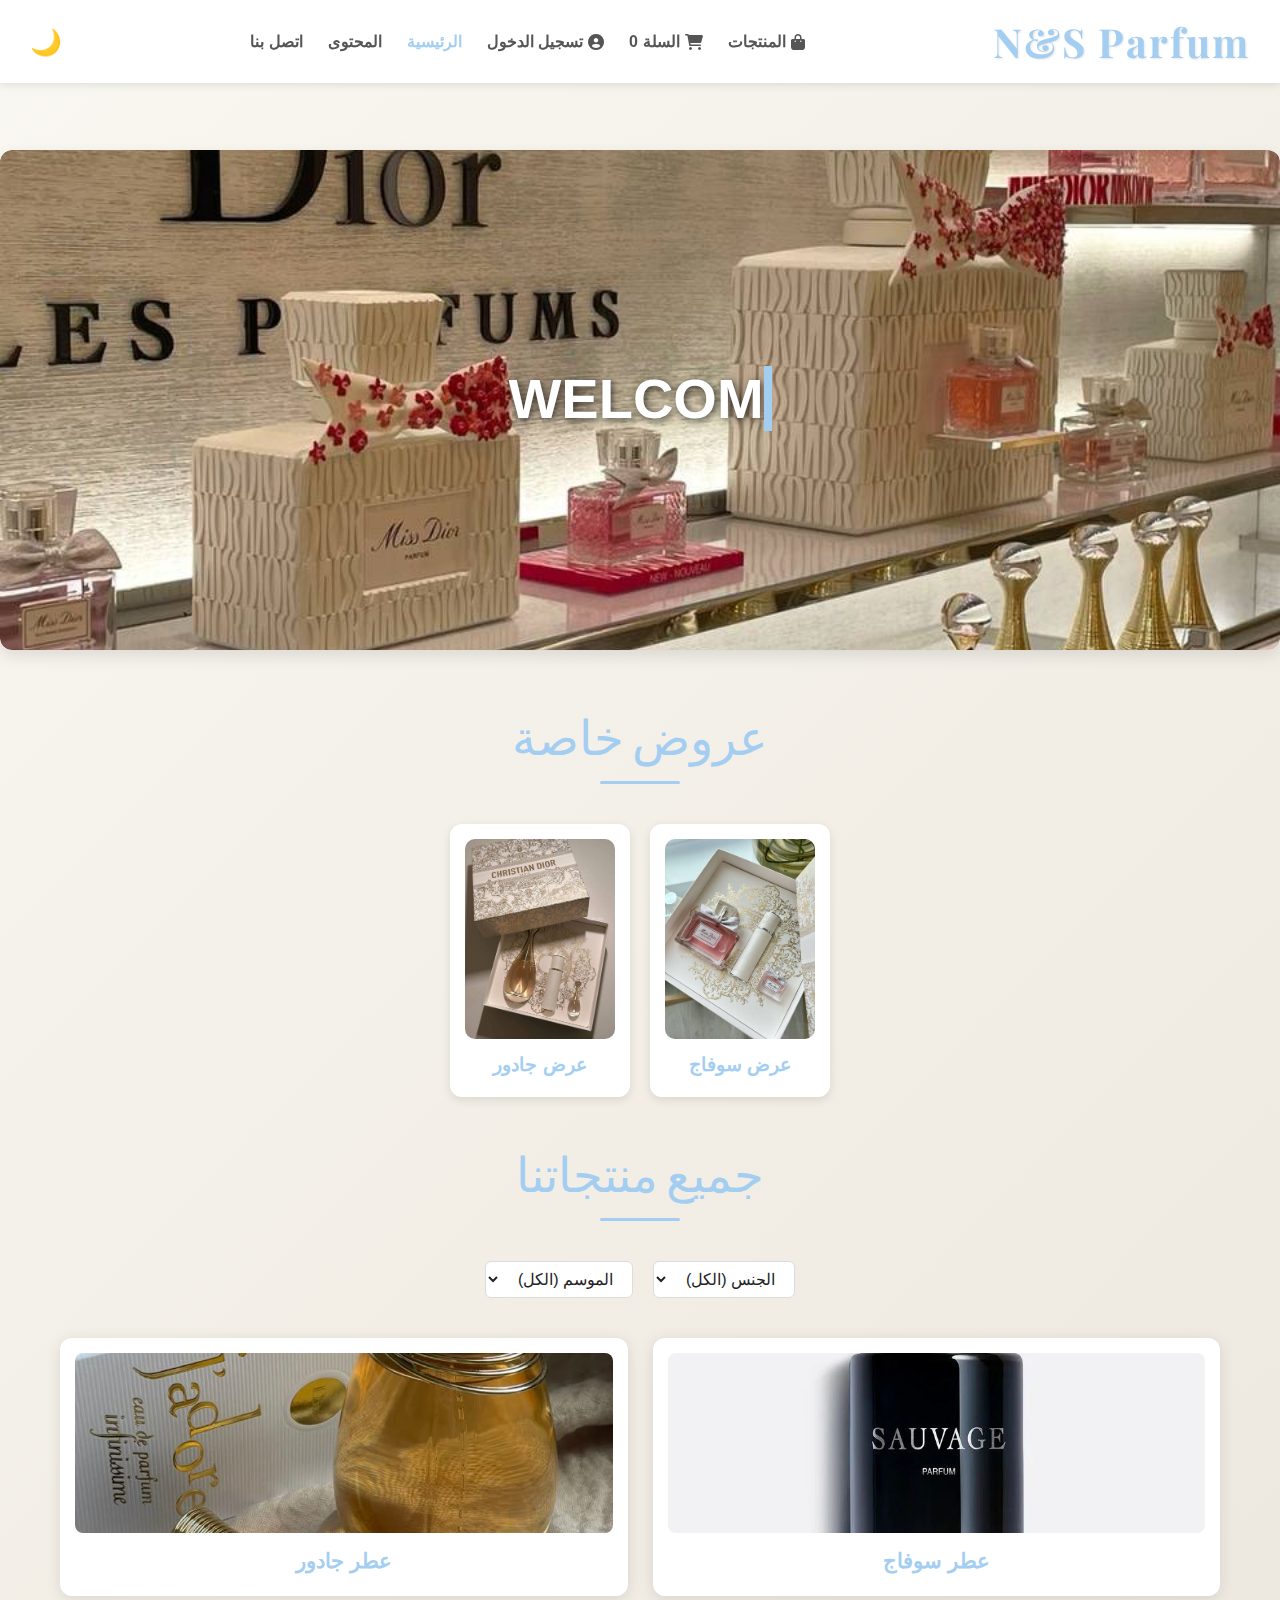
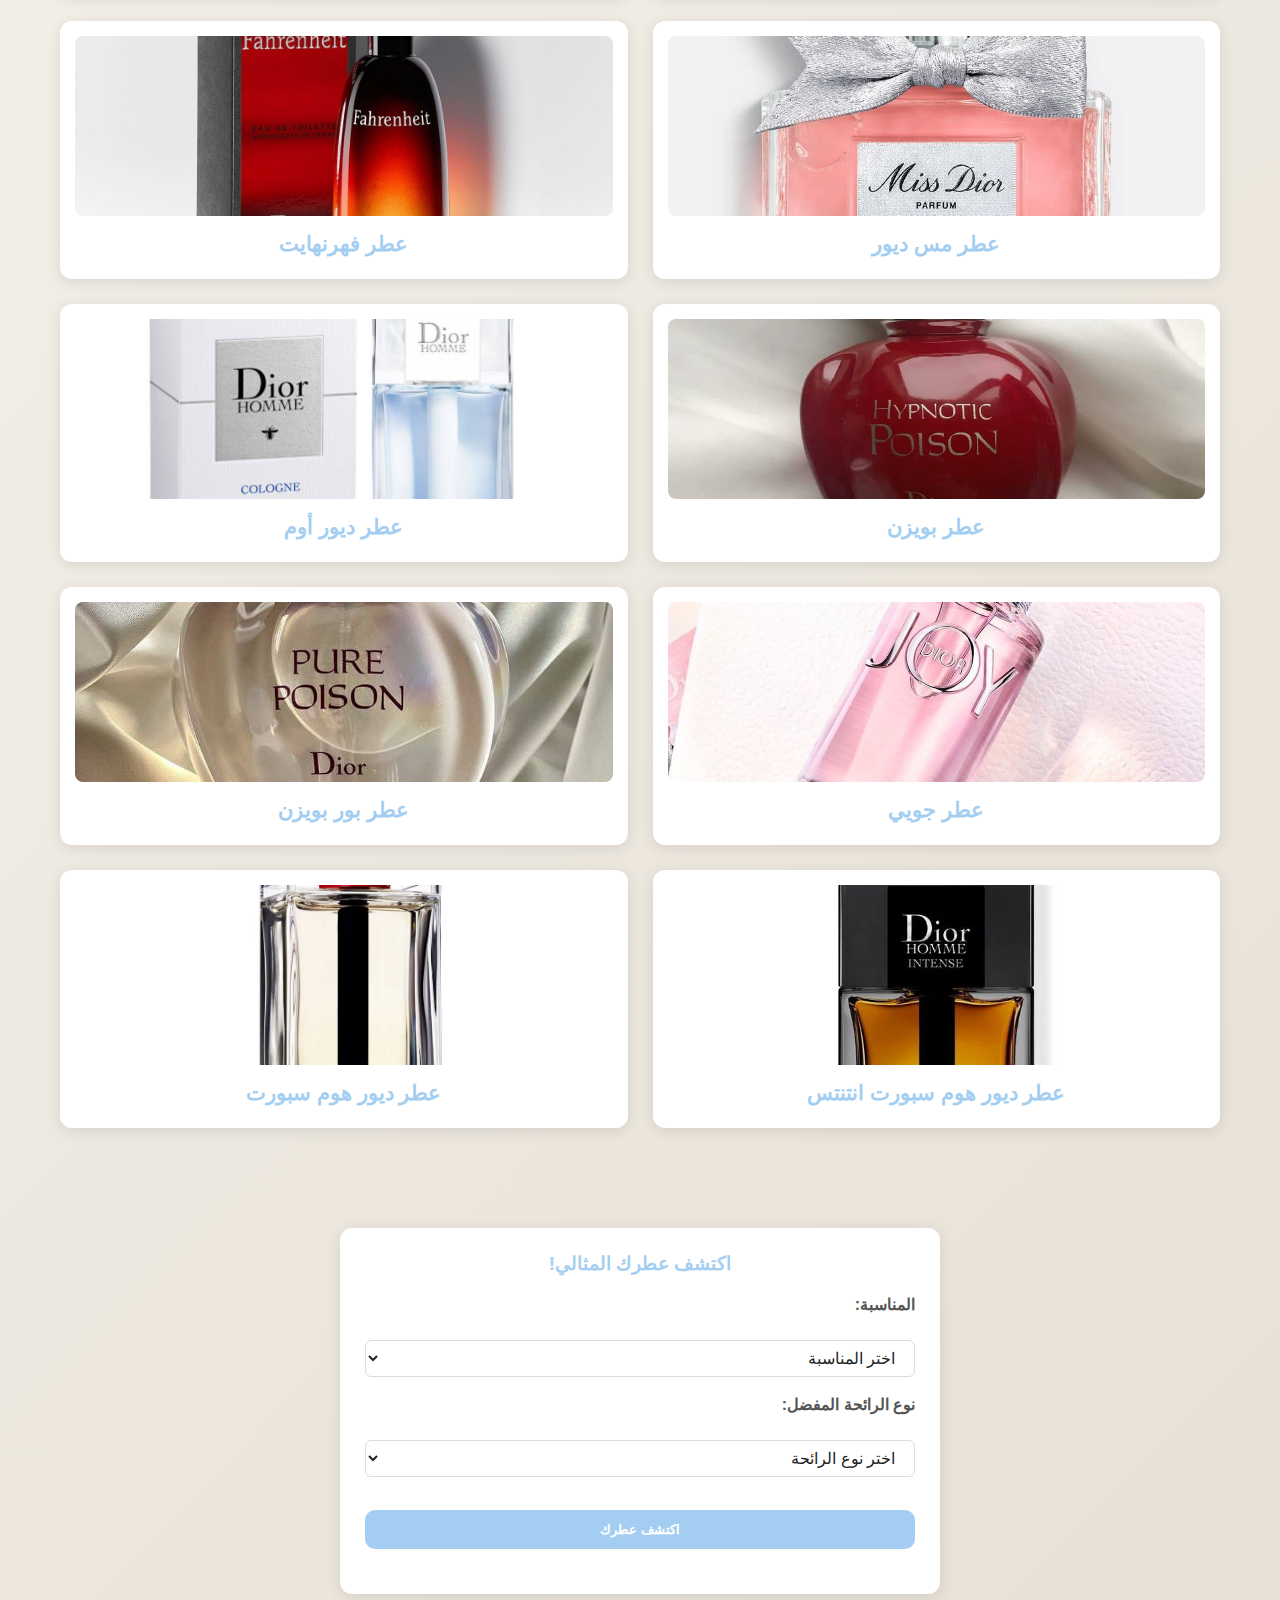
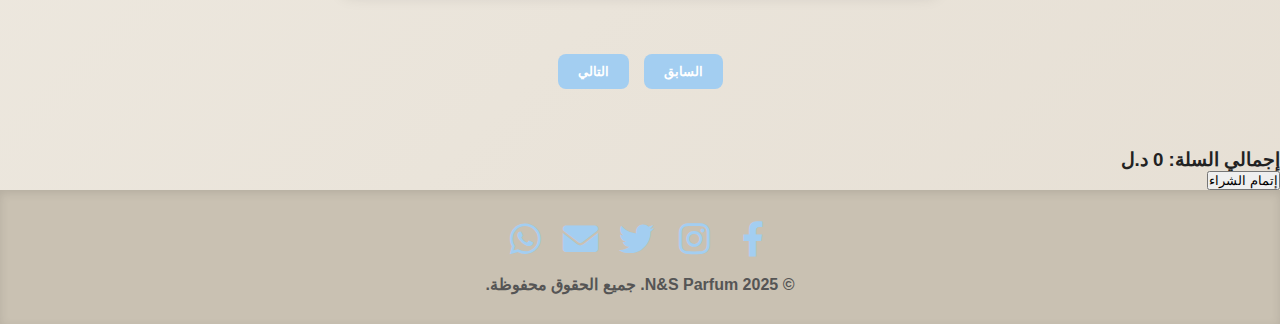
<file: index.html>
<!DOCTYPE html>
<html lang="ar" dir="rtl">
<head>
    <meta charset="UTF-8" />
    <meta name="viewport" content="width=device-width, initial-scale=1" />
    <title>N&S Parfum - الرئيسية</title>
    <link rel="stylesheet" href="style.css" />
    <script defer src="script.js"></script>
    <link rel="icon" href="images/favicon.ico" />
    
    <link rel="preconnect" href="https://fonts.googleapis.com">
    <link rel="preconnect" href="https://fonts.gstatic.com" crossorigin>
    <link href="https://fonts.googleapis.com/css2?family=Great+Vibes&family=Playfair+Display:ital,wght@0,400..900;1,400..900&display=swap" rel="stylesheet">
    
    <link rel="stylesheet" href="https://cdnjs.cloudflare.com/ajax/libs/font-awesome/6.0.0-beta3/css/all.min.css">
</head>
<body>

    <div id="welcome-message">أهلاً بك في N&S Parfum - وجهتك الرسمية لعطور ديور الفاخرة!</div>

    <header>
        <a href="content.html" class="logo" id="logo">N&S Parfum</a>
        
        <nav id="main-nav">
            <a href="products.html" class="nav-icon-link">
                <i class="fas fa-shopping-bag"></i> المنتجات
            </a>
            <a href="cart.html" class="nav-icon-link">
                <i class="fas fa-shopping-cart"></i> السلة <span id="cart-count">0</span>
            </a>
            <a href="login.html" class="nav-icon-link">
                <i class="fas fa-user-circle"></i> تسجيل الدخول
            </a>
            <a href="index.html" class="active">الرئيسية</a>
            <a href="content.html">المحتوى</a>
            <a href="contact.html">اتصل بنا</a>
        </nav>
        
        <div class="icons">
            <span id="mode-switch" title="تبديل الوضع الليلي/النهاري">🌙</span>
            <span id="menu-toggle" title="قائمة">☰</span>
        </div>
    </header>

    <div id="sidebar">
        <div class="close-btn" id="close-sidebar">×</div>
        <nav>
            <a href="index.html" class="active">الرئيسية</a>
            <a href="content.html">المحتوى</a>
            <a href="products.html">المنتجات</a>
            <a href="contact.html">اتصل بنا</a>
            <a href="cart.html">السلة <span id="cart-count-sidebar">0</span></a>
            <a href="login.html">تسجيل الدخول</a>
        </nav>
    </div>

    <section class="slider-container">
        <img src="images/n1.jpg" alt="عطر 1" class="active" />
        <img src="images/ns2.jpg" alt="عطر 2" />
        <img src="images/ns3.jpg" alt="عطر 3" />
        <div class="banner-text-overlay">
            <span id="typewriter-text" class="typewriter-text"></span>
        </div>
    </section>

    <main>
        <h2 class="section-title">عروض خاصة</h2>
        <section class="offers-container" id="offers-container">
            </section>

        <section id="all-products-section">
            <h2 class="section-title">جميع منتجاتنا</h2>
            <div class="filters">
                <select id="gender-filter">
                    <option value="all">الجنس (الكل)</option>
                    <option value="men">رجالي</option>
                    <option value="women">نسائي</option>
                </select>
                <select id="season-filter">
                    <option value="all">الموسم (الكل)</option>
                    <option value="summer">الصيف</option>
                    <option value="spring">الربيع</option>
                    <option value="fall">الخريف</option>
                    <option value="winter">الشتاء</option>
                </select>
            </div>
            <section class="products-container" id="products-container">
                </section>
        </section>
        <section class="quiz-section">
            <h3>اكتشف عطرك المثالي!</h3>
            <form id="quiz-form">
                <label for="occasion">المناسبة:</label>
                <select id="occasion" required>
                    <option value="" disabled selected>اختر المناسبة</option>
                    <option value="casual">يومية</option>
                    <option value="formal">رسمية</option>
                    <option value="party">حفلة</option>
                </select>

                <label for="scent">نوع الرائحة المفضل:</label>
                <select id="scent" required>
                    <option value="" disabled selected>اختر نوع الرائحة</option>
                    <option value="floral">زهوري</option>
                    <option value="woody">خشبي</option>
                    <option value="fresh">منعش</option>
                    <option value="oriental">شرقي</option>
                </select>

                <button type="submit">اكتشف عطرك</button>
            </form>
            <div id="quiz-result" class="quiz-result"></div>
        </section>

        <div class="pagination" id="pagination">
            <button id="prev-page">السابق</button>
            <button id="next-page">التالي</button>
        </div>
    </main>
    
    <div id="cart-items-container"></div>
    <div class="cart-summary">
        <h3>إجمالي السلة: <span id="cart-total-price">0</span> د.ل</h3>
        <button id="checkout-button">إتمام الشراء</button>
    </div>
    
    <button id="back-to-top" title="العودة للأعلى">⬆</button>

    <footer>
        <div class="social-links">
            <a href="https://www.facebook.com/Dior" target="_blank" aria-label="فيسبوك ديور"><i class="fab fa-facebook-f"></i></a>
            <a href="https://www.instagram.com/dior" target="_blank" aria-label="إنستغرام ديور"><i class="fab fa-instagram"></i></a>
            <a href="https://twitter.com/DIOR" target="_blank" aria-label="تويتر ديور"><i class="fab fa-twitter"></i></a>
            <a href="mailto:info@n-s-parfum.com" aria-label="البريد الإلكتروني"><i class="fas fa-envelope"></i></a>
            <a href="#" aria-label="واتساب"><i class="fab fa-whatsapp"></i></a>
        </div>
        <div class="footer-text">
            <p>&copy; 2025 N&S Parfum. جميع الحقوق محفوظة.</p>
        </div>
    </footer>

    <div id="product-modal">
        <div class="modal-content">
            <span class="modal-close">&times;</span>
            <h3 id="modal-product-name"></h3>
            <p id="modal-product-description"></p>
            <p class="price" id="modal-product-price"></p>
        </div>
    </div>

</body>
</html>
</file>
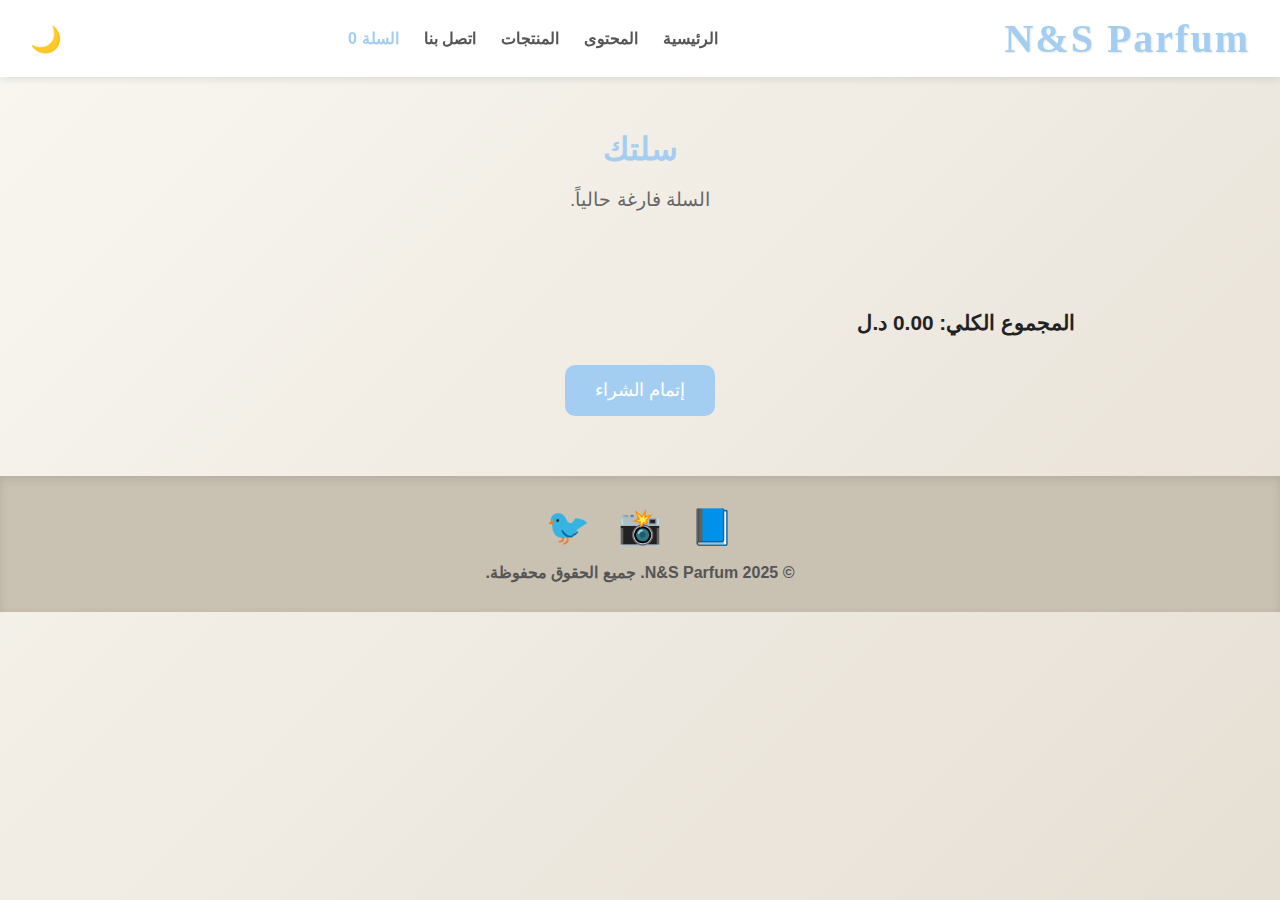
<file: cart.html>
<!DOCTYPE html>
<html lang="ar" dir="rtl">
<head>
  <meta charset="UTF-8" />
  <meta name="viewport" content="width=device-width, initial-scale=1" />
  <title>السلة - N&S Parfum</title>
  <link rel="stylesheet" href="style.css" />
  <script defer src="script.js"></script>
  <link rel="icon" href="images/favicon.ico" />
</head>
<body>
<div id="welcome-message">مرحباً بك في صفحة السلة</div>

<header>
  <div class="logo" id="logo">N&S Parfum</div>
  <nav id="main-nav">
    <a href="index.html">الرئيسية</a>
    <a href="content.html">المحتوى</a>
    <a href="products.html">المنتجات</a>
    <a href="contact.html">اتصل بنا</a>
    <a href="cart.html" class="active">السلة <span id="cart-count">0</span></a>
  </nav>
  <div class="icons">
    <span id="mode-switch" title="تبديل الوضع الليلي/النهاري">🌙</span>
    <span id="menu-toggle" title="قائمة">☰</span>
  </div>
</header>

<div id="sidebar">
  <div class="close-btn" id="close-sidebar">×</div>
  <nav>
    <a href="index.html">الرئيسية</a>
    <a href="content.html">المحتوى</a>
    <a href="products.html">المنتجات</a>
    <a href="contact.html">اتصل بنا</a>
    <a href="cart.html" class="active">السلة <span id="cart-count-sidebar">0</span></a>
  </nav>
</div>

<main id="cart-main" style="max-width: 900px; margin: 80px auto 60px; padding: 0 15px;">
  <h1 style="color: var(--baby-blue); margin-bottom: 20px; text-align: center;">سلتك</h1>

  <div id="cart-container" class="products-container" style="display: block;">
    </div>

  <div id="cart-total-container" style="text-align: right; margin-top: 30px; font-size: 1.3rem; font-weight: bold; color: var(--price-color);">
    المجموع الكلي: <span id="cart-total">0</span> د.ل
  </div>

  <div style="text-align: center; margin-top: 30px;">
    <button id="checkout-btn" style="padding: 15px 30px; background: var(--button-bg-color); color: var(--button-text-color); border: none; border-radius: 10px; font-size: 1.1rem; cursor: pointer; transition: background-color 0.3s ease;">
      إتمام الشراء
    </button>
  </div>
</main>

<button id="back-to-top" title="العودة للأعلى">⬆</button>

<footer>
  <div class="social-links">
    <a href="https://www.facebook.com/Dior" target="_blank" aria-label="فيسبوك ديور">📘</a>
    <a href="https://www.instagram.com/dior" target="_blank" aria-label="إنستغرام ديور">📸</a>
    <a href="https://twitter.com/DIOR" target="_blank" aria-label="تويتر ديور">🐦</a>
  </div>
  <div class="footer-text">
    <p>&copy; 2025 N&S Parfum. جميع الحقوق محفوظة.</p>
  </div>
</footer>

</body>
</html>
</file>
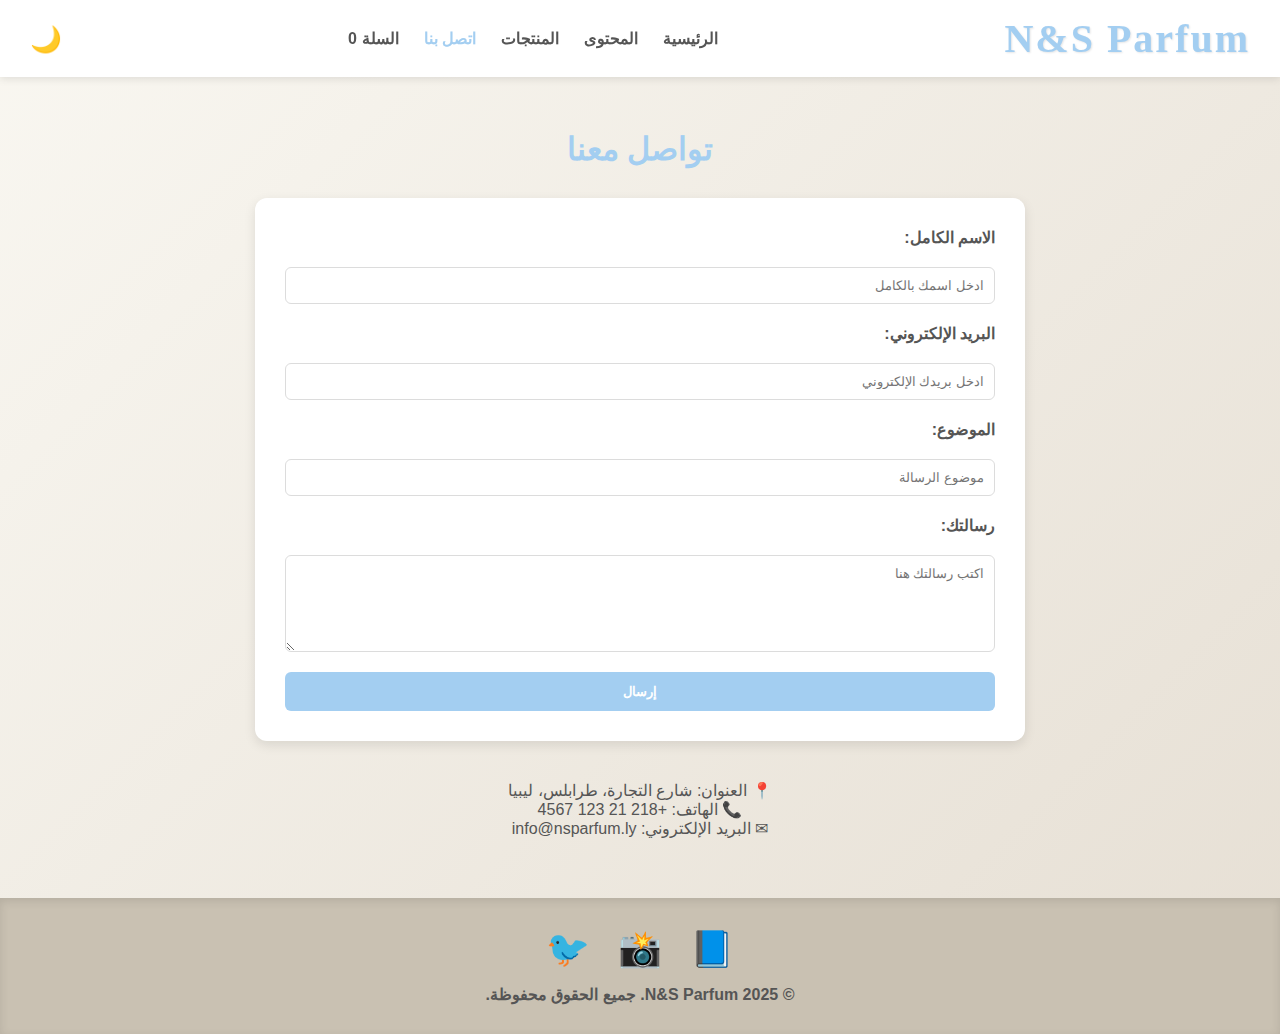
<file: contact.html>
<!DOCTYPE html>
<html lang="ar" dir="rtl">
<head>
  <meta charset="UTF-8" />
  <meta name="viewport" content="width=device-width, initial-scale=1" />
  <title>اتصل بنا - N&S Parfum</title>
  <link rel="stylesheet" href="style.css" />
  <script defer src="script.js"></script>
  <link rel="icon" href="images/favicon.ico" />
</head>
<body>

<div id="welcome-message">نتطلع لسماعك، لا تتردد بالتواصل معنا</div>

<header>
  <div class="logo" id="logo">N&S Parfum</div>
  <nav id="main-nav">
    <a href="index.html">الرئيسية</a>
    <a href="content.html">المحتوى</a>
    <a href="products.html">المنتجات</a>
    <a href="contact.html" class="active">اتصل بنا</a>
    <a href="cart.html">السلة <span id="cart-count">0</span></a>
  </nav>
  <div class="icons">
    <span id="mode-switch" title="تبديل الوضع الليلي/النهاري">🌙</span>
    <span id="menu-toggle" title="قائمة">☰</span>
  </div>
</header>

<div id="sidebar">
  <div class="close-btn" id="close-sidebar">×</div>
  <nav>
    <a href="index.html">الرئيسية</a>
    <a href="content.html">المحتوى</a>
    <a href="products.html">المنتجات</a>
    <a href="contact.html" class="active">اتصل بنا</a>
    <a href="cart.html">السلة <span id="cart-count-sidebar">0</span></a>
  </nav>
</div>

<main style="max-width: 800px; margin: 80px auto 60px; padding: 0 15px;">
  <h1 style="color: var(--baby-blue); margin-bottom: 30px; text-align: center;">تواصل معنا</h1>

  <form style="display: flex; flex-direction: column; gap: 20px; background: var(--card-bg-color); padding: 30px; border-radius: 12px; box-shadow: 0 4px 12px var(--shadow-color);">
    <label for="name" style="font-weight: bold; color: var(--nav-link-color);">الاسم الكامل:</label>
    <input type="text" id="name" name="name" required placeholder="ادخل اسمك بالكامل"
           style="padding: 10px; border: 1px solid var(--input-border-color); border-radius: 6px; background: var(--card-bg-color); color: var(--text-color);">

    <label for="email" style="font-weight: bold; color: var(--nav-link-color);">البريد الإلكتروني:</label>
    <input type="email" id="email" name="email" required placeholder="ادخل بريدك الإلكتروني"
           style="padding: 10px; border: 1px solid var(--input-border-color); border-radius: 6px; background: var(--card-bg-color); color: var(--text-color);">

    <label for="subject" style="font-weight: bold; color: var(--nav-link-color);">الموضوع:</label>
    <input type="text" id="subject" name="subject" required placeholder="موضوع الرسالة"
           style="padding: 10px; border: 1px solid var(--input-border-color); border-radius: 6px; background: var(--card-bg-color); color: var(--text-color);">

    <label for="message" style="font-weight: bold; color: var(--nav-link-color);">رسالتك:</label>
    <textarea id="message" name="message" rows="5" required placeholder="اكتب رسالتك هنا"
              style="padding: 10px; border: 1px solid var(--input-border-color); border-radius: 6px; background: var(--card-bg-color); color: var(--text-color); resize: vertical;"></textarea>

    <button type="submit" style="background: var(--button-bg-color); color: var(--button-text-color); border: none; padding: 12px; border-radius: 6px; cursor: pointer; font-weight: bold; transition: background-color 0.3s ease;">
      إرسال
    </button>
  </form>

  <div id="form-response" style="margin-top: 20px; font-weight: bold; color: var(--baby-blue); text-align: center;"></div>

  <section style="margin-top: 40px; text-align: center; color: var(--gray-dark); font-size: 1rem;">
    <p>📍 العنوان: شارع التجارة، طرابلس، ليبيا</p>
    <p>📞 الهاتف: +218 21 123 4567</p>
    <p>✉ البريد الإلكتروني: info@nsparfum.ly</p>
  </section>
</main>

<button id="back-to-top" title="العودة للأعلى">⬆</button>

<footer>
  <div class="social-links">
    <a href="https://www.facebook.com/Dior" target="_blank" aria-label="فيسبوك ديور">📘</a>
    <a href="https://www.instagram.com/dior" target="_blank" aria-label="إنستغرام ديور">📸</a>
    <a href="https://twitter.com/DIOR" target="_blank" aria-label="تويتر ديور">🐦</a>
  </div>
  <div class="footer-text">
    <p>&copy; 2025 N&S Parfum. جميع الحقوق محفوظة.</p>
  </div>
</footer>

</body>
</html>
</file>
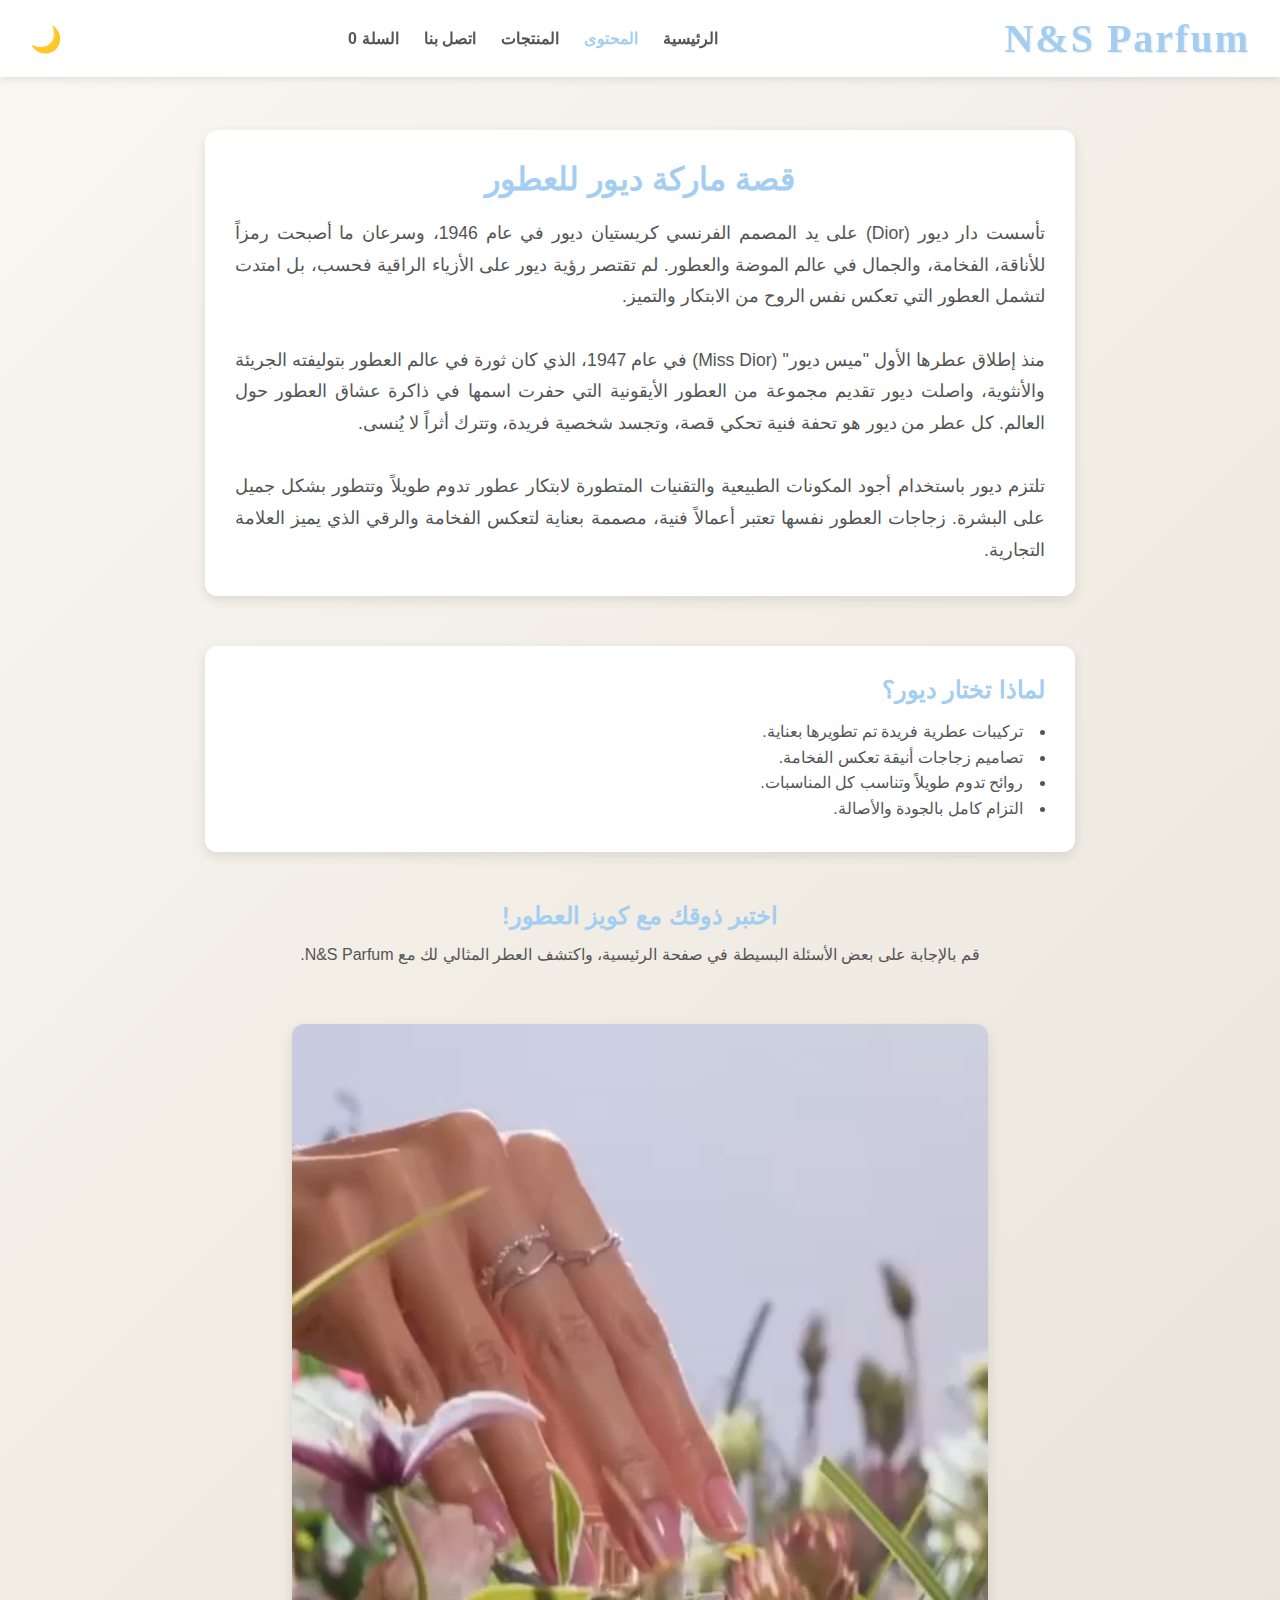
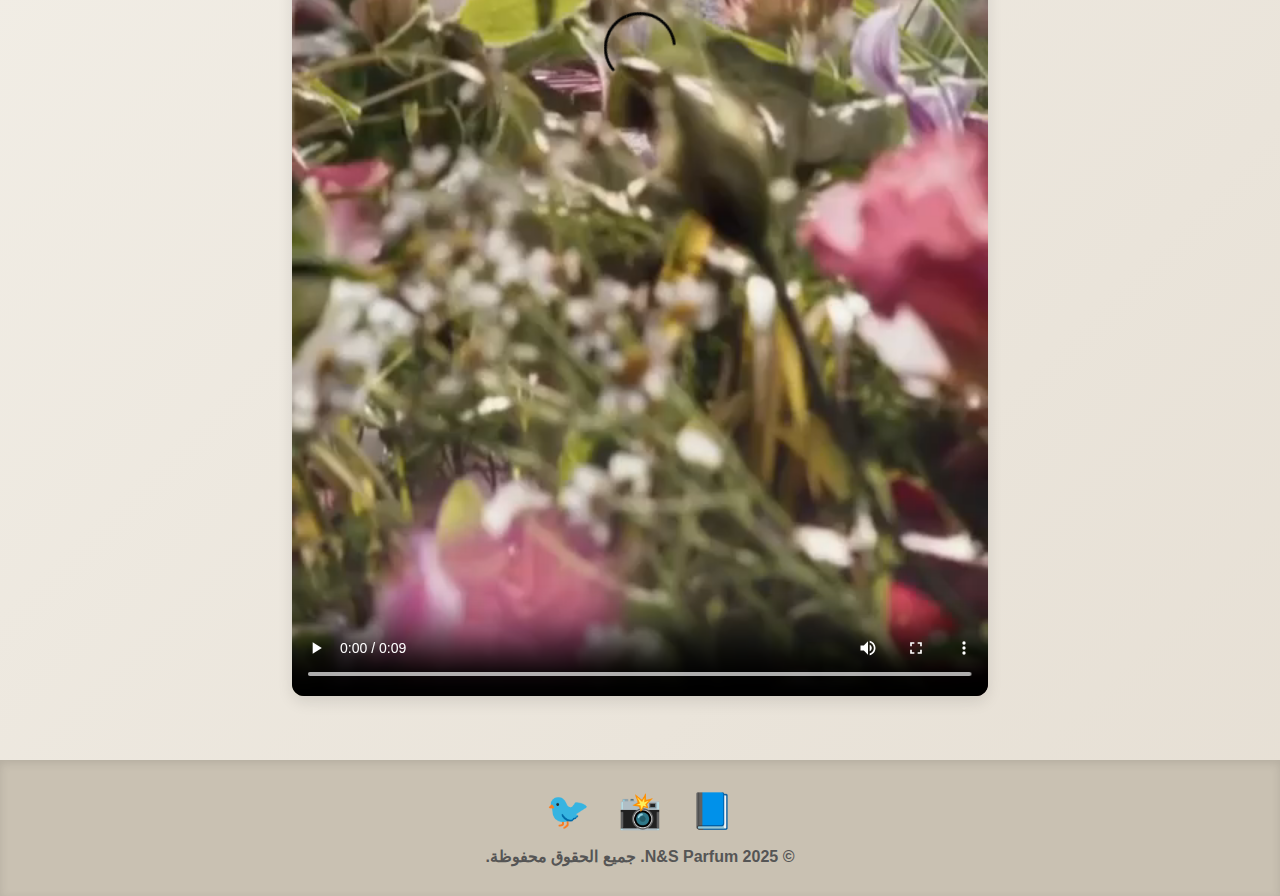
<file: content.html>
<!DOCTYPE html>
<html lang="ar" dir="rtl">
<head>
  <meta charset="UTF-8" />
  <meta name="viewport" content="width=device-width, initial-scale=1" />
  <title>المحتوى - N&S Parfum</title>
  <link rel="stylesheet" href="style.css" />
  <script defer src="script.js"></script>
  <link rel="icon" href="images/favicon.ico" />
</head>
<body>

<div id="welcome-message">مرحباً بك في قسم المحتوى الخاص بعطور ديور</div>

<header>
  <div class="logo" id="logo">N&S Parfum</div>
  <nav id="main-nav">
    <a href="index.html">الرئيسية</a>
    <a href="content.html" class="active">المحتوى</a>
    <a href="products.html">المنتجات</a>
    <a href="contact.html">اتصل بنا</a>
    <a href="cart.html">السلة <span id="cart-count">0</span></a>
  </nav>
  <div class="icons">
    <span id="mode-switch" title="تبديل الوضع الليلي/النهاري">🌙</span>
    <span id="menu-toggle" title="قائمة">☰</span>
  </div>
</header>

<div id="sidebar">
  <div class="close-btn" id="close-sidebar">×</div>
  <nav>
    <a href="index.html">الرئيسية</a>
    <a href="content.html" class="active">المحتوى</a>
    <a href="products.html">المنتجات</a>
    <a href="contact.html">اتصل بنا</a>
    <a href="cart.html">السلة <span id="cart-count-sidebar">0</span></a>
  </nav>
</div>

<main style="max-width: 900px; margin: 80px auto 60px; padding: 0 15px;">
  <section style="background: var(--card-bg-color); padding: 30px; border-radius: 12px; box-shadow: 0 4px 12px var(--shadow-color); text-align: center;">
    <h1 style="color: var(--baby-blue); margin-bottom: 20px;">قصة ماركة ديور للعطور</h1>
    <p style="font-size: 1.1rem; line-height: 1.8; color: var(--gray-dark); text-align: justify;">
      تأسست دار ديور (Dior) على يد المصمم الفرنسي كريستيان ديور في عام 1946، وسرعان ما أصبحت رمزاً للأناقة، الفخامة، والجمال في عالم الموضة والعطور. لم تقتصر رؤية ديور على الأزياء الراقية فحسب، بل امتدت لتشمل العطور التي تعكس نفس الروح من الابتكار والتميز.
      <br><br>
      منذ إطلاق عطرها الأول "ميس ديور" (Miss Dior) في عام 1947، الذي كان ثورة في عالم العطور بتوليفته الجريئة والأنثوية، واصلت ديور تقديم مجموعة من العطور الأيقونية التي حفرت اسمها في ذاكرة عشاق العطور حول العالم. كل عطر من ديور هو تحفة فنية تحكي قصة، وتجسد شخصية فريدة، وتترك أثراً لا يُنسى.
      <br><br>
      تلتزم ديور باستخدام أجود المكونات الطبيعية والتقنيات المتطورة لابتكار عطور تدوم طويلاً وتتطور بشكل جميل على البشرة. زجاجات العطور نفسها تعتبر أعمالاً فنية، مصممة بعناية لتعكس الفخامة والرقي الذي يميز العلامة التجارية.
    </p>
  </section>

  <section style="margin-top: 50px; background: var(--card-bg-color); padding: 30px; border-radius: 12px; box-shadow: 0 4px 12px var(--shadow-color);">
    <h2 style="color: var(--baby-blue); margin-bottom: 15px;">لماذا تختار ديور؟</h2>
    <ul style="font-size: 1rem; color: var(--gray-dark); line-height: 1.6; list-style: inside disc;">
      <li>تركيبات عطرية فريدة تم تطويرها بعناية.</li>
      <li>تصاميم زجاجات أنيقة تعكس الفخامة.</li>
      <li>روائح تدوم طويلاً وتناسب كل المناسبات.</li>
      <li>التزام كامل بالجودة والأصالة.</li>
    </ul>
  </section>

  <section style="margin-top: 50px; text-align: center;">
    <h2 style="color: var(--baby-blue); margin-bottom: 15px;">اختبر ذوقك مع كويز العطور!</h2>
    <p style="color: var(--gray-dark); font-size: 1rem;">
      قم بالإجابة على بعض الأسئلة البسيطة في صفحة الرئيسية، واكتشف العطر المثالي لك مع N&S Parfum.
    </p>
  </section>

  <section style="margin-top: 60px; text-align: center;">
    <video controls width="80%" style="border-radius: 12px; box-shadow: 0 6px 15px var(--shadow-color);">
      <source src="images/video.mp4" type="video/mp4" />
      متصفحك لا يدعم تشغيل الفيديو.
    </video>
  </section>
</main>

<button id="back-to-top" title="العودة للأعلى">⬆</button>

<footer>
  <div class="social-links">
    <a href="https://www.facebook.com/Dior" target="_blank" aria-label="فيسبوك ديور">📘</a>
    <a href="https://www.instagram.com/dior" target="_blank" aria-label="إنستغرام ديور">📸</a>
    <a href="https://twitter.com/DIOR" target="_blank" aria-label="تويتر ديور">🐦</a>
  </div>
  <div class="footer-text">
    <p>&copy; 2025 N&S Parfum. جميع الحقوق محفوظة.</p>
  </div>
</footer>

</body>
</html>
</file>
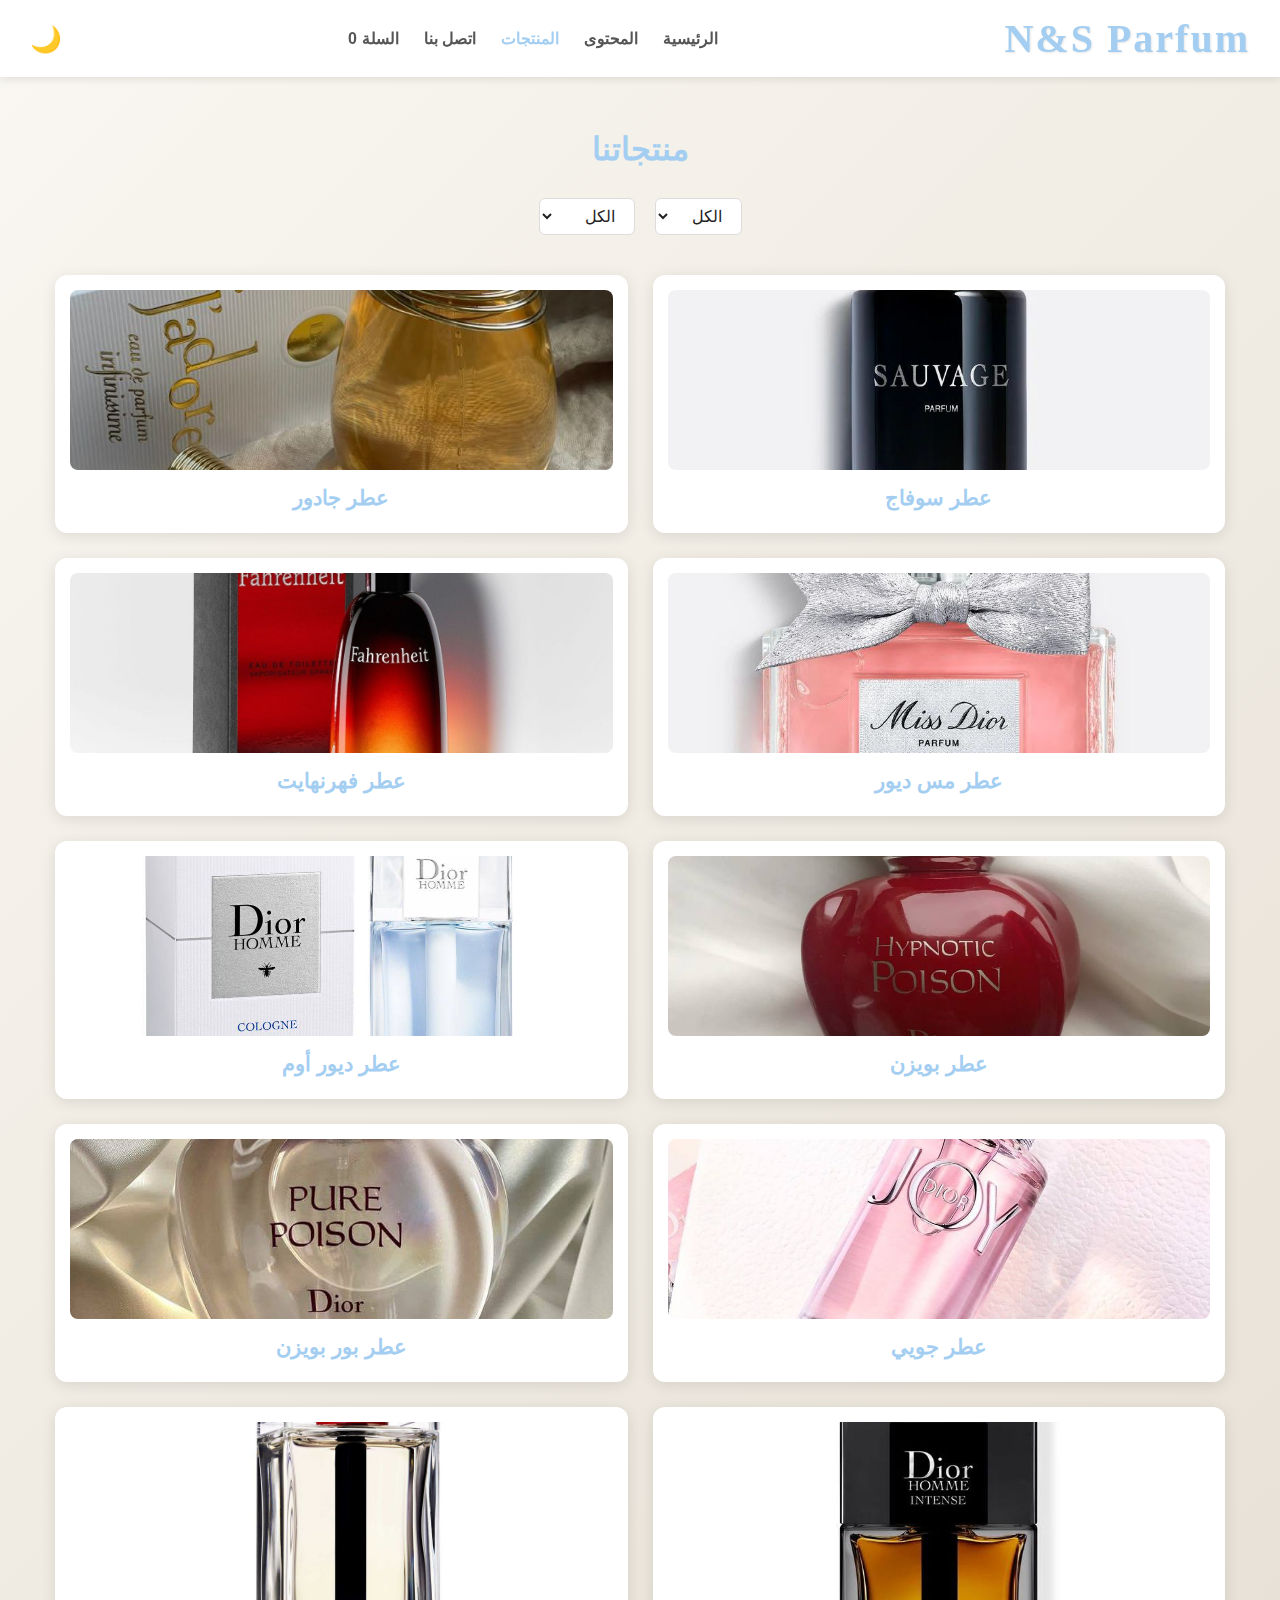
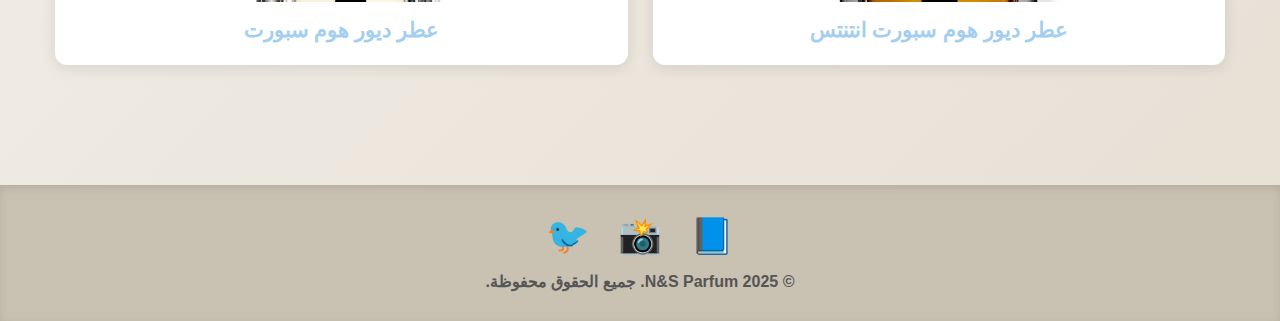
<file: products.html>
<!DOCTYPE html>
<html lang="ar" dir="rtl">
<head>
  <meta charset="UTF-8" />
  <meta name="viewport" content="width=device-width, initial-scale=1" />
  <title>N&S Parfum - المنتجات</title>
  <link rel="stylesheet" href="style.css" />
  <script defer src="script.js"></script>
  <link rel="icon" href="images/favicon.ico" />
</head>
<body>
  <header>
    <div class="logo" id="logo">N&S Parfum</div>
    <nav id="main-nav">
      <a href="index.html">الرئيسية</a>
      <a href="content.html">المحتوى</a>
      <a href="products.html" class="active">المنتجات</a>
      <a href="contact.html">اتصل بنا</a>
      <a href="cart.html">السلة <span id="cart-count">0</span></a>
    </nav>
    <div class="icons">
      <span id="mode-switch" title="تبديل الوضع الليلي/النهاري">🌙</span>
      <span id="menu-toggle" title="قائمة">☰</span>
    </div>
  </header>

  <div id="sidebar">
    <div class="close-btn" id="close-sidebar">×</div>
    <nav>
      <a href="index.html">الرئيسية</a>
      <a href="content.html">المحتوى</a>
      <a href="products.html" class="active">المنتجات</a>
      <a href="contact.html">اتصل بنا</a>
      <a href="cart.html">السلة <span id="cart-count-sidebar">0</span></a>
    </nav>
  </div>

  <main style="max-width: 1200px; margin: 80px auto 60px; padding: 0 15px;">
    <h1 style="color: var(--baby-blue); margin-bottom: 30px; text-align: center;">منتجاتنا</h1>

    <section class="filter-section">
      <div class="filters">
        <select id="gender-filter" aria-label="تصفية حسب الجنس">
          <option value="all">الكل</option>
          <option value="women">نساء</option>
          <option value="men">رجال</option>
        </select>

        <select id="season-filter" aria-label="تصفية حسب الموسم">
          <option value="all">الكل</option>
          <option value="summer">صيفي</option>
          <option value="winter">شتوي</option>
          <option value="spring">ربيعي</option>
          <option value="fall">خريفي</option>
        </select>
      </div>
    </section>

    <section class="products-section">
      <div id="products-container" class="products-container"></div>
    </section>

  </main>

  <button id="back-to-top" title="العودة للأعلى">⬆</button>

  <footer>
    <div class="social-links">
      <a href="https://www.facebook.com/Dior" target="_blank" aria-label="فيسبوك ديور">📘</a>
      <a href="https://www.instagram.com/dior" target="_blank" aria-label="إنستغرام ديور">📸</a>
      <a href="https://twitter.com/DIOR" target="_blank" aria-label="تويتر ديور">🐦</a>
    </div>
    <div class="footer-text">
      <p>&copy; 2025 N&S Parfum. جميع الحقوق محفوظة.</p>
    </div>
  </footer>

</body>
</html>
</file>
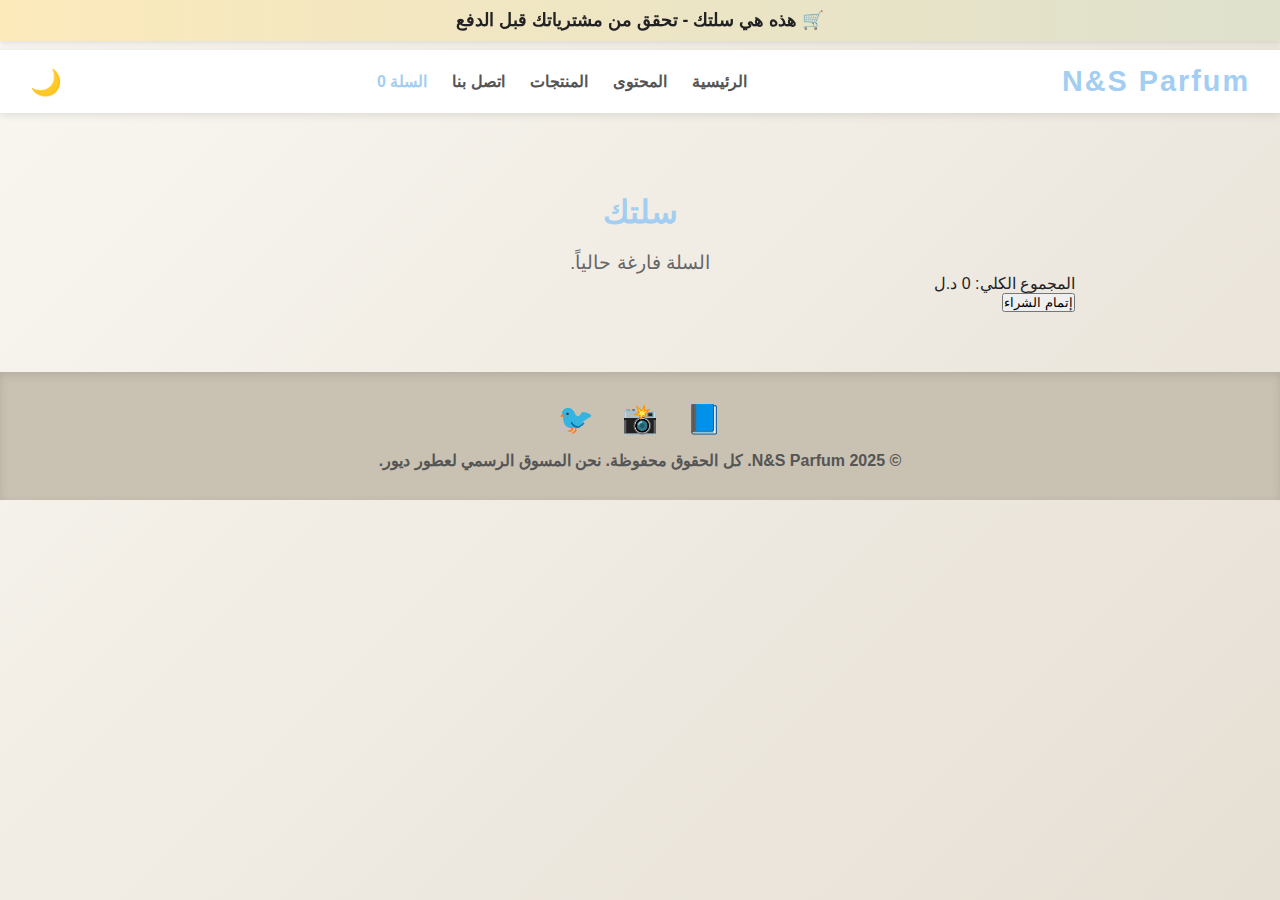
<file: N&S/cart.html>
<!DOCTYPE html>
<html lang="ar" dir="rtl">
<head>
  <meta charset="UTF-8" />
  <meta name="viewport" content="width=device-width, initial-scale=1" />
  <title>السلة - N&S Parfum</title>
  <link rel="stylesheet" href="style.css" />
  <script defer src="script.js"></script>
  <link rel="icon" href="images/favicon.ico" />
</head>
<body>

<div id="top-banner">🛒 هذه هي سلتك - تحقق من مشترياتك قبل الدفع</div>
<div id="welcome-message">مرحباً بك في صفحة السلة</div>

<header>
  <div class="logo" id="logo">N&S Parfum</div>
  <nav id="main-nav">
    <a href="index.html">الرئيسية</a>
    <a href="content.html">المحتوى</a>
    <a href="products.html">المنتجات</a>
    <a href="contact.html">اتصل بنا</a>
    <a href="cart.html" class="active">السلة <span id="cart-count">0</span></a>
  </nav>
  <div class="icons">
    <span id="mode-switch" title="تبديل الوضع الليلي/النهاري">🌙</span>
    <span id="menu-toggle" title="قائمة">☰</span>
  </div>
</header>

<div id="sidebar">
  <div class="close-btn" id="close-sidebar">×</div>
  <nav>
    <a href="index.html">الرئيسية</a>
    <a href="content.html">المحتوى</a>
    <a href="products.html">المنتجات</a>
    <a href="contact.html">اتصل بنا</a>
    <a href="cart.html" class="active">السلة <span id="cart-count-sidebar">0</span></a>
  </nav>
</div>

<main id="cart-main" style="max-width: 900px; margin: 80px auto 60px; padding: 0 15px;">
  <h1 style="color: var(--baby-blue); margin-bottom: 20px; text-align: center;">سلتك</h1>

  <div id="cart-container"></div>

  <div id="cart-total-container">
    المجموع الكلي: <span id="cart-total">0</span> د.ل
  </div>

  <button id="checkout-btn">إتمام الشراء</button>
</main>

<footer>
  <div class="social-links">
    <a href="https://www.facebook.com/Dior" target="_blank" aria-label="فيسبوك ديور">📘</a>
    <a href="https://www.instagram.com/dior" target="_blank" aria-label="إنستغرام ديور">📸</a>
    <a href="https://twitter.com/DIOR" target="_blank" aria-label="تويتر ديور">🐦</a>
  </div>
  <p class="footer-text">© 2025 N&S Parfum. كل الحقوق محفوظة. نحن المسوق الرسمي لعطور ديور.</p>
</footer>

</body>
</html>
</file>
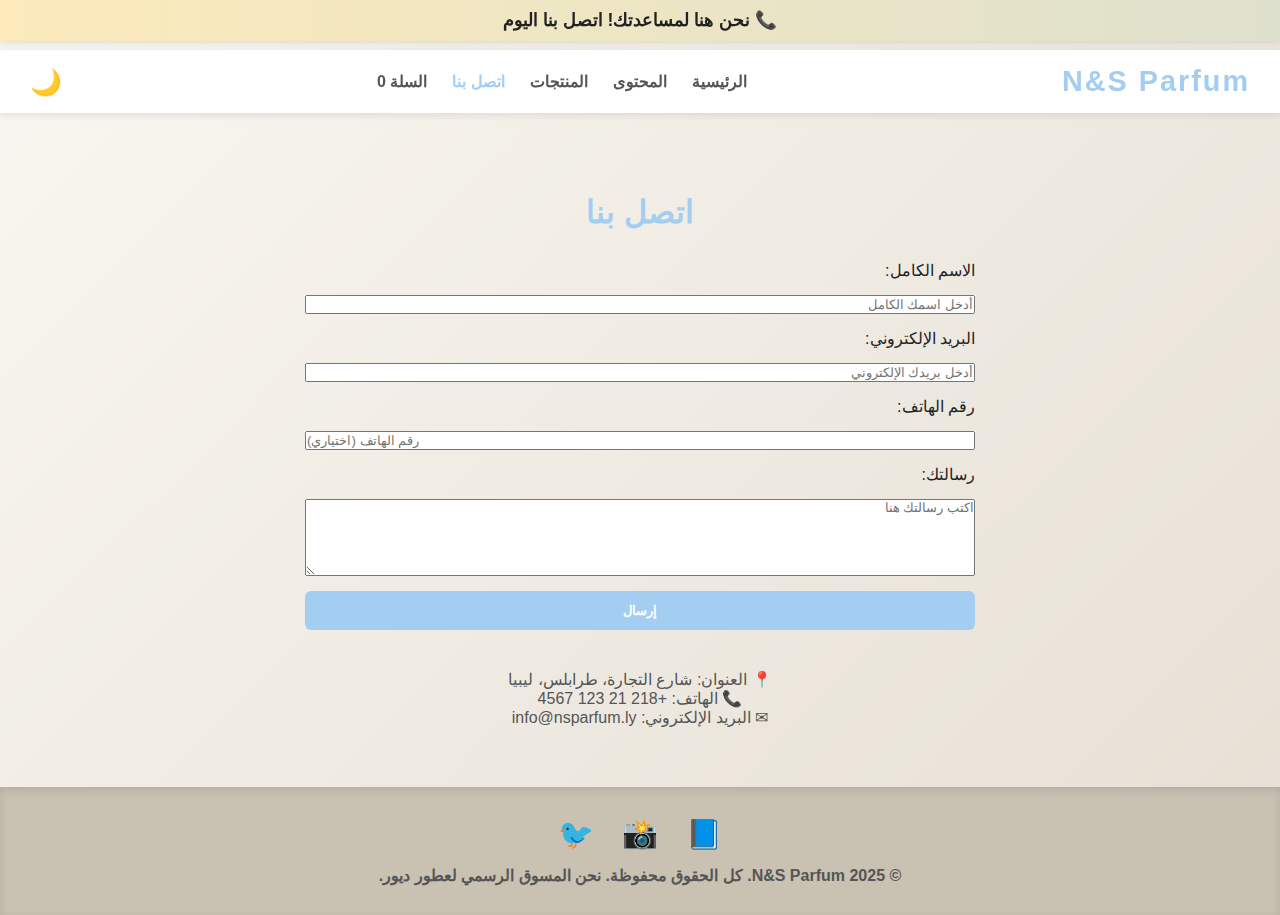
<file: N&S/contact.html>
<!DOCTYPE html>
<html lang="ar" dir="rtl">
<head>
  <meta charset="UTF-8" />
  <meta name="viewport" content="width=device-width, initial-scale=1" />
  <title>اتصل بنا - N&S Parfum</title>
  <link rel="stylesheet" href="style.css" />
  <script defer src="script.js"></script>
  <link rel="icon" href="images/favicon.ico" />
</head>
<body>

<div id="top-banner">📞 نحن هنا لمساعدتك! اتصل بنا اليوم</div>
<div id="welcome-message">نتطلع لسماعك، لا تتردد بالتواصل معنا</div>

<header>
  <div class="logo" id="logo">N&S Parfum</div>
  <nav id="main-nav">
    <a href="index.html">الرئيسية</a>
    <a href="content.html">المحتوى</a>
    <a href="products.html">المنتجات</a>
    <a href="contact.html" class="active">اتصل بنا</a>
    <a href="cart.html">السلة <span id="cart-count">0</span></a>
  </nav>
  <div class="icons">
    <span id="mode-switch" title="تبديل الوضع الليلي/النهاري">🌙</span>
    <span id="menu-toggle" title="قائمة">☰</span>
  </div>
</header>

<div id="sidebar">
  <div class="close-btn" id="close-sidebar">×</div>
  <nav>
    <a href="index.html">الرئيسية</a>
    <a href="content.html">المحتوى</a>
    <a href="products.html">المنتجات</a>
    <a href="contact.html" class="active">اتصل بنا</a>
    <a href="cart.html">السلة <span id="cart-count-sidebar">0</span></a>
  </nav>
</div>

<main style="max-width: 700px; margin: 80px auto 60px; padding: 0 15px;">
  <h1 style="color: var(--baby-blue); text-align: center; margin-bottom: 30px;">اتصل بنا</h1>

  <form id="contact-form" style="display: flex; flex-direction: column; gap: 15px;">
    <label for="name">الاسم الكامل:</label>
    <input type="text" id="name" name="name" required placeholder="أدخل اسمك الكامل" />

    <label for="email">البريد الإلكتروني:</label>
    <input type="email" id="email" name="email" required placeholder="أدخل بريدك الإلكتروني" />

    <label for="phone">رقم الهاتف:</label>
    <input type="tel" id="phone" name="phone" placeholder="رقم الهاتف (اختياري)" />

    <label for="message">رسالتك:</label>
    <textarea id="message" name="message" rows="5" required placeholder="اكتب رسالتك هنا"></textarea>

    <button type="submit" style="background: var(--baby-blue); color: white; border: none; padding: 12px; border-radius: 6px; cursor: pointer; font-weight: bold;">
      إرسال
    </button>
  </form>

  <div id="form-response" style="margin-top: 20px; font-weight: bold; color: var(--baby-blue); text-align: center;"></div>

  <section style="margin-top: 40px; text-align: center; color: var(--gray-dark); font-size: 1rem;">
    <p>📍 العنوان: شارع التجارة، طرابلس، ليبيا</p>
    <p>📞 الهاتف: +218 21 123 4567</p>
    <p>✉ البريد الإلكتروني: info@nsparfum.ly</p>
  </section>
</main>

<footer>
  <div class="social-links">
    <a href="https://www.facebook.com/Dior" target="_blank" aria-label="فيسبوك ديور">📘</a>
    <a href="https://www.instagram.com/dior" target="_blank" aria-label="إنستغرام ديور">📸</a>
    <a href="https://twitter.com/DIOR" target="_blank" aria-label="تويتر ديور">🐦</a>
  </div>
  <p class="footer-text">© 2025 N&S Parfum. كل الحقوق محفوظة. نحن المسوق الرسمي لعطور ديور.</p>
</footer>

<script>
  // تفعيل ارسال الفورم بشكل وهمي (تقدر تضيف فعلية لاحقاً)
  const form = document.getElementById('contact-form');
  const responseDiv = document.getElementById('form-response');

  form.addEventListener('submit', e => {
    e.preventDefault();
    responseDiv.textContent = 'تم استلام رسالتك، شكراً لتواصلك معنا!';
    form.reset();
  });
</script>

</body>
</html>
</file>
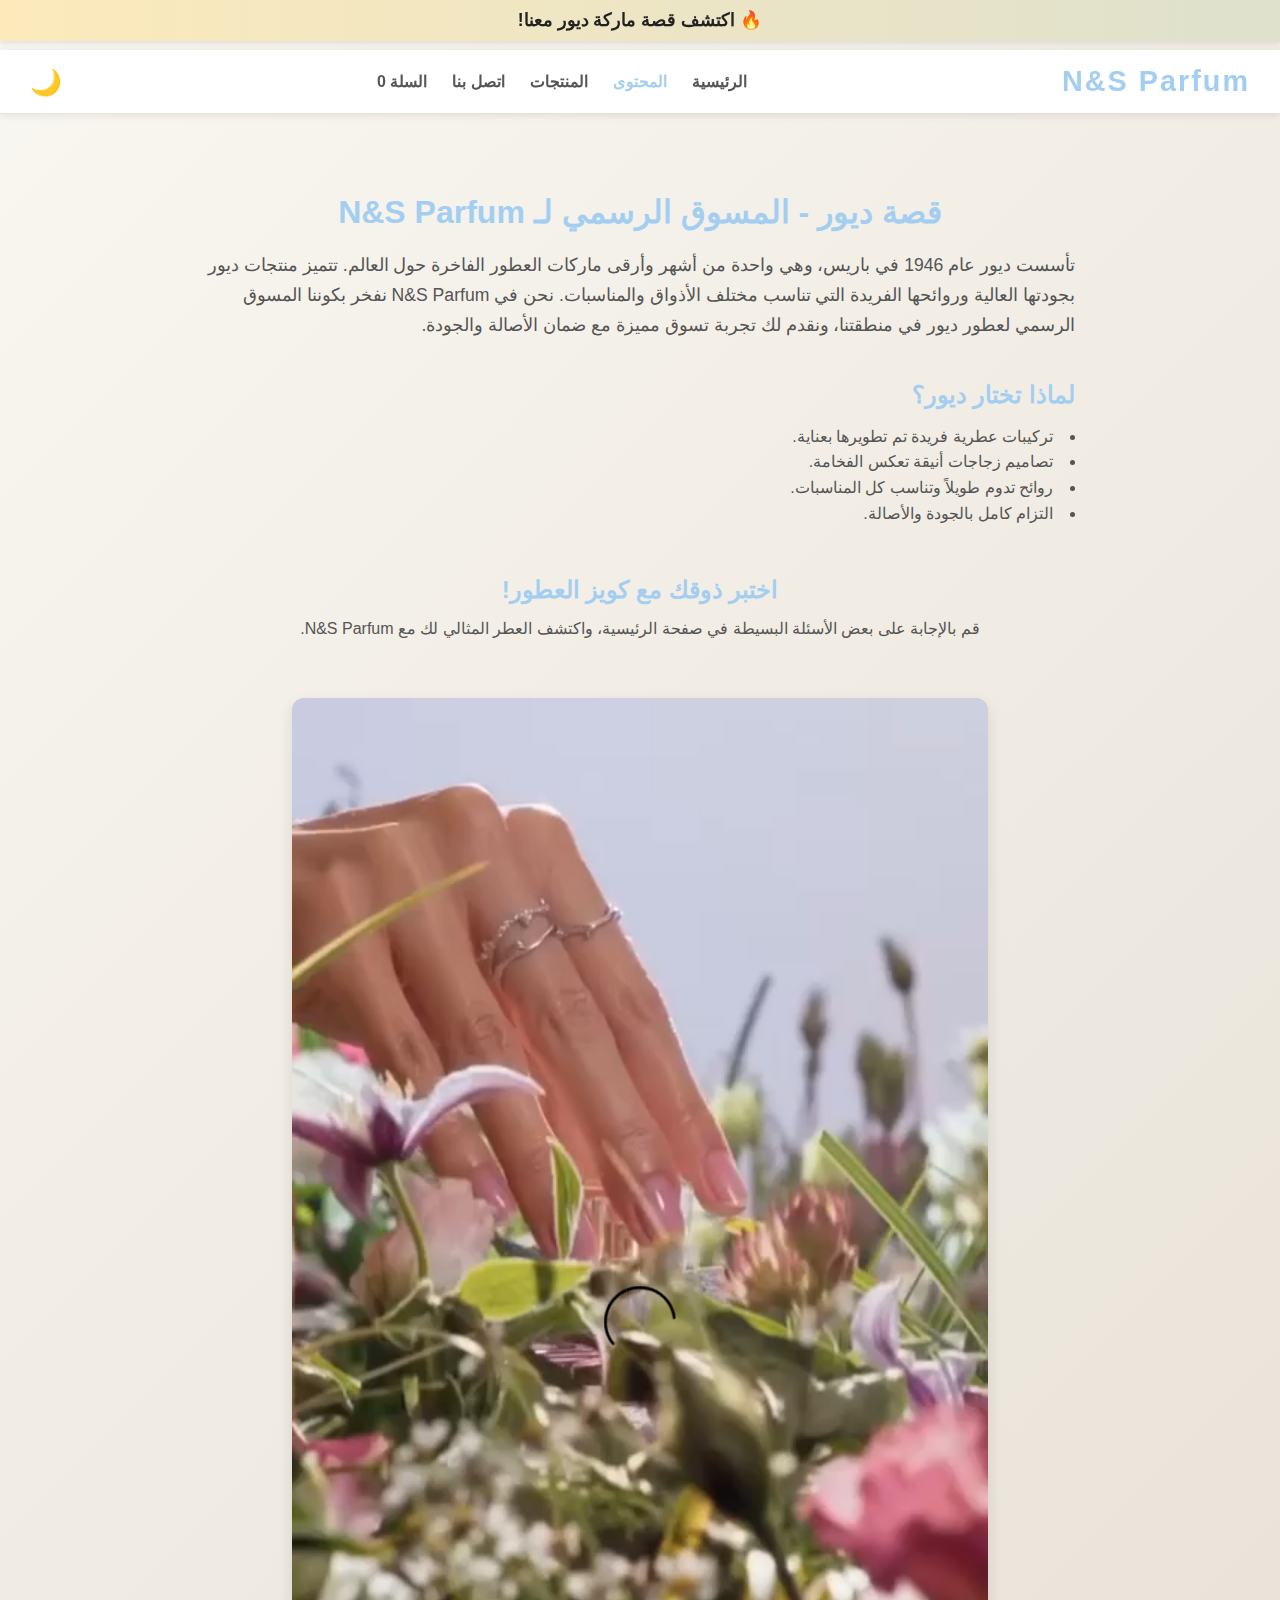
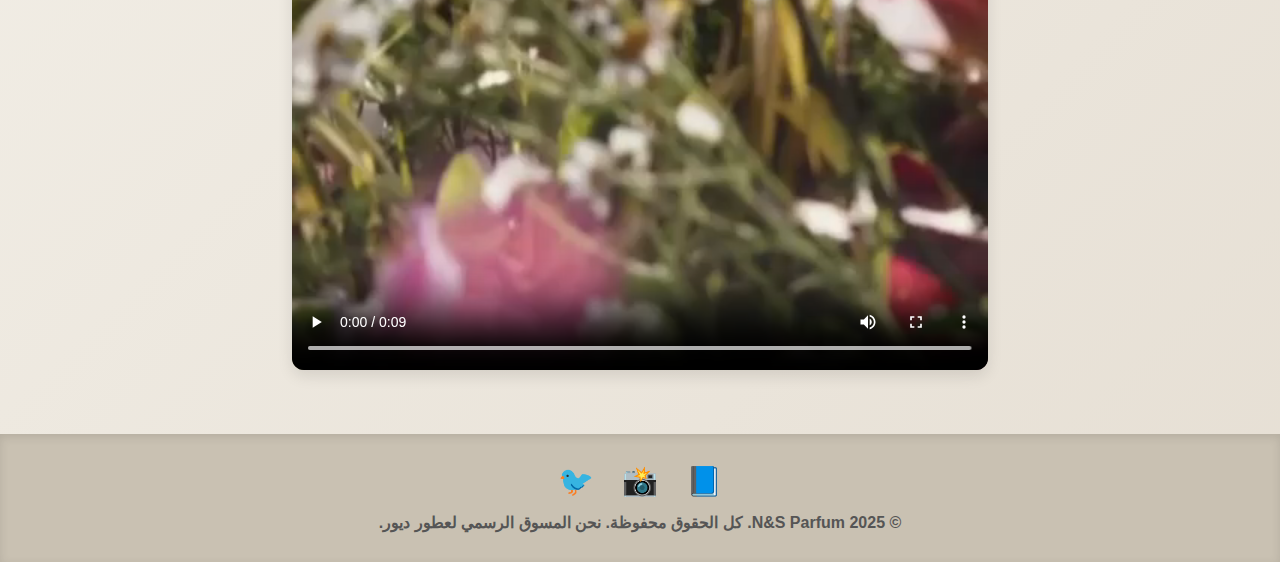
<file: N&S/content.html>
<!DOCTYPE html>
<html lang="ar" dir="rtl">
<head>
  <meta charset="UTF-8" />
  <meta name="viewport" content="width=device-width, initial-scale=1" />
  <title>المحتوى - N&S Parfum</title>
  <link rel="stylesheet" href="style.css" />
  <script defer src="script.js"></script>
  <link rel="icon" href="images/favicon.ico" />
</head>
<body>

<div id="top-banner">🔥 اكتشف قصة ماركة ديور معنا!</div>
<div id="welcome-message">مرحباً بك في قسم المحتوى الخاص بعطور ديور</div>

<header>
  <div class="logo" id="logo">N&S Parfum</div>
  <nav id="main-nav">
    <a href="index.html">الرئيسية</a>
    <a href="content.html" class="active">المحتوى</a>
    <a href="products.html">المنتجات</a>
    <a href="contact.html">اتصل بنا</a>
    <a href="cart.html">السلة <span id="cart-count">0</span></a>
  </nav>
  <div class="icons">
    <span id="mode-switch" title="تبديل الوضع الليلي/النهاري">🌙</span>
    <span id="menu-toggle" title="قائمة">☰</span>
  </div>
</header>

<div id="sidebar">
  <div class="close-btn" id="close-sidebar">×</div>
  <nav>
    <a href="index.html">الرئيسية</a>
    <a href="content.html" class="active">المحتوى</a>
    <a href="products.html">المنتجات</a>
    <a href="contact.html">اتصل بنا</a>
    <a href="cart.html">السلة <span id="cart-count-sidebar">0</span></a>
  </nav>
</div>

<main class="content-main" style="max-width: 900px; margin: 80px auto 60px; padding: 0 15px;">
  <h1 style="color: var(--baby-blue); text-align: center; margin-bottom: 20px;">قصة ديور - المسوق الرسمي لـ N&S Parfum</h1>

  <p style="font-size: 1.1rem; color: var(--gray-dark); line-height: 1.7;">
    تأسست ديور عام 1946 في باريس، وهي واحدة من أشهر وأرقى ماركات العطور الفاخرة حول العالم.
    تتميز منتجات ديور بجودتها العالية وروائحها الفريدة التي تناسب مختلف الأذواق والمناسبات.
    نحن في N&S Parfum نفخر بكوننا المسوق الرسمي لعطور ديور في منطقتنا، ونقدم لك تجربة تسوق مميزة مع ضمان الأصالة والجودة.
  </p>

  <section style="margin-top: 40px;">
    <h2 style="color: var(--baby-blue); margin-bottom: 15px;">لماذا تختار ديور؟</h2>
    <ul style="font-size: 1rem; color: var(--gray-dark); line-height: 1.6; list-style: inside disc;">
      <li>تركيبات عطرية فريدة تم تطويرها بعناية.</li>
      <li>تصاميم زجاجات أنيقة تعكس الفخامة.</li>
      <li>روائح تدوم طويلاً وتناسب كل المناسبات.</li>
      <li>التزام كامل بالجودة والأصالة.</li>
    </ul>
  </section>

  <section style="margin-top: 50px; text-align: center;">
    <h2 style="color: var(--baby-blue); margin-bottom: 15px;">اختبر ذوقك مع كويز العطور!</h2>
    <p style="color: var(--gray-dark); font-size: 1rem;">
      قم بالإجابة على بعض الأسئلة البسيطة في صفحة الرئيسية، واكتشف العطر المثالي لك مع N&S Parfum.
    </p>
  </section>

  <section style="margin-top: 60px; text-align: center;">
    <video controls width="80%" style="border-radius: 12px; box-shadow: 0 6px 15px var(--shadow-color);">
      <source src="images/video.mp4" type="video/mp4" />
      متصفحك لا يدعم تشغيل الفيديو.
    </video>
  </section>
</main>

<footer>
  <div class="social-links">
    <a href="https://www.facebook.com/Dior" target="_blank" aria-label="فيسبوك ديور">📘</a>
    <a href="https://www.instagram.com/dior" target="_blank" aria-label="إنستغرام ديور">📸</a>
    <a href="https://twitter.com/DIOR" target="_blank" aria-label="تويتر ديور">🐦</a>
  </div>
  <p class="footer-text">© 2025 N&S Parfum. كل الحقوق محفوظة. نحن المسوق الرسمي لعطور ديور.</p>
</footer>

</body>
</html>
</file>
<file: style.css>
/* Reset */
* {
    margin: 0;
    padding: 0;
    box-sizing: border-box;
    font-family: 'Segoe UI', Tahoma, Geneva, Verdana, sans-serif;
}

/* --- تعريف جميع متغيرات الألوان (CSS Variables) للوضع النهاري (الافتراضي) --- */
:root {
    --beige-light: #f9f7f1;
    --beige-mid: #e6dfd4;
    --beige-dark: #c9c1b2;
    --baby-blue: #a3cef1;
    --white: #ffffff;
    --black: #222222;
    --gray-dark: #555555;
    --gray-light: #dcdcdc;
    --shadow-color: rgba(0, 0, 0, 0.1);

    /* ألوان المشروع */
    --body-bg: linear-gradient(135deg, var(--beige-light), var(--beige-mid));
    --text-color: var(--black);
    --header-bg: var(--white);
    --logo-color: var(--baby-blue);
    --nav-link-color: var(--gray-dark);
    --nav-link-hover-color: var(--baby-blue);
    --icon-color: var(--gray-dark);
    --icon-hover-color: var(--baby-blue);
    --sidebar-bg: var(--beige-mid);
    --sidebar-link-color: var(--black);
    --sidebar-link-hover-color: var(--baby-blue);
    --card-bg-color: var(--white);
    --heading-color: var(--baby-blue);
    --price-color: var(--black);
    --button-bg-color: var(--baby-blue);
    --button-text-color: var(--white);
    --button-hover-bg-color: #85bde9;
    --banner-text-color: var(--black);
    --footer-bg: var(--beige-dark);
    --footer-text-color: var(--gray-dark);
    --social-link-color: var(--baby-blue);
    --social-link-hover-color: #569edb;
    --input-border-color: var(--gray-light);
    --modal-bg: var(--white);
    --modal-close-color: var(--baby-blue);
    --pagination-button-bg: var(--baby-blue);
    --pagination-button-hover-bg: #85bde9;
}

body {
    background: var(--body-bg);
    color: var(--text-color);
    min-height: 100vh;
    transition: background 0.4s ease, color 0.4s ease;
    padding-top: 50px; /* مسافة لشريط الاعلان العلوي */
}

/* شريط الإعلان المتدرج */
#top-banner {
    width: 100%;
    padding: 10px 0;
    background: linear-gradient(270deg, #fceabb, var(--baby-blue), #fceabb);
    background-size: 600% 600%;
    animation: gradientShift 20s ease infinite;
    text-align: center;
    font-weight: 600;
    color: var(--banner-text-color);
    position: fixed;
    top: 0;
    left: 0;
    z-index: 9999;
    font-size: 1.1rem;
    box-shadow: 0 2px 6px var(--shadow-color);
}

@keyframes gradientShift {
    0% {
        background-position: 0% 50%;
    }

    50% {
        background-position: 100% 50%;
    }

    100% {
        background-position: 0% 50%;
    }
}

/* ********** تعديل: تثبيت الهيدر في الأعلى ********** */
header {
    position: fixed; /* تغيير من sticky إلى fixed */
    top: 0; /* تثبيته في أعلى الصفحة */
    left: 0;
    width: 100%; /* جعله يمتد على عرض الشاشة بالكامل */
    background: var(--header-bg);
    padding: 15px 30px;
    box-shadow: 0 2px 8px var(--shadow-color);
    display: flex;
    justify-content: space-between;
    align-items: center;
    z-index: 1000;
    transition: background 0.4s ease, box-shadow 0.4s ease;
}

header .logo {
    font-family: 'Playfair Display', serif; /* خط جديد ومميز */
    font-size: 2.5rem; /* حجم أكبر */
    font-weight: bold;
    color: var(--logo-color);
    cursor: pointer; /* تغيير المؤشر ليدل على أنه رابط */
    user-select: none;
    letter-spacing: 2px;
    transition: color 0.4s ease;
    text-shadow: 1px 1px 2px rgba(0,0,0,0.1);
    text-decoration: none; /* إزالة خط الرابط */
}

header nav {
    display: flex;
    gap: 25px;
}

header nav a {
    text-decoration: none;
    color: var(--nav-link-color);
    font-weight: 600;
    transition: color 0.3s ease;
    position: relative;
    display: flex; /* لترتيب الأيقونة والنص */
    align-items: center;
    gap: 5px; /* مسافة بين الأيقونة والنص */
}

header nav a:hover,
header nav a.active {
    color: var(--nav-link-hover-color);
    font-weight: 700;
}

/* الأيقونات */
header .icons {
    display: flex;
    gap: 20px;
    font-size: 1.6rem;
    cursor: pointer;
    color: var(--icon-color);
    user-select: none;
    transition: color 0.4s ease;
}

header .icons:hover {
    color: var(--icon-hover-color);
}

#mode-switch:hover {
    color: #1e90ff;
}

/* أيقونة القائمة الجانبية */
#menu-toggle {
    display: none;
    font-size: 1.8rem;
    cursor: pointer;
    color: var(--logo-color);
    transition: color 0.4s ease;
}

/* القائمة الجانبية */
#sidebar {
    position: fixed;
    top: 0;
    left: -250px;
    width: 220px;
    height: 100%;
    background: var(--sidebar-bg);
    box-shadow: 3px 0 8px var(--shadow-color);
    padding: 20px;
    transition: left 0.3s ease, background 0.4s ease, box-shadow 0.4s ease;
    z-index: 1500;
    overflow-y: auto;
}

#sidebar.show-sidebar {
    left: 0;
}

#sidebar .close-btn {
    font-size: 1.6rem;
    color: var(--logo-color);
    cursor: pointer;
    margin-bottom: 30px;
    text-align: right;
    transition: color 0.4s ease;
}

#sidebar nav a {
    display: block;
    margin-bottom: 20px;
    color: var(--sidebar-link-color);
    font-weight: 600;
    text-decoration: none;
    font-size: 1.1rem;
    transition: color 0.4s ease;
}

#sidebar nav a:hover {
    color: var(--sidebar-link-hover-color);
}

/* السلايدر (تم تعديل الأنماط هنا) */
.slider-container {
    position: relative;
    max-width: 100%;
    height: 500px; /* تم زيادة الارتفاع لجعل الصور أكبر */
    overflow: hidden;
    margin: 50px auto 40px; /* مسافة بعد الهيدر */
    border-radius: 12px;
    box-shadow: 0 6px 15px var(--shadow-color);
    display: flex; /* لتمكين توسيط النص */
    justify-content: center; /* لتوسيط النص أفقياً */
    align-items: center; /* لتوسيط النص عمودياً */
    margin-top: 100px; /* إضافة مسافة من الأعلى لعدم تداخل الهيدر الثابت */
}

.slider-container img {
    position: absolute;
    width: 100%;
    height: 100%;
    object-fit: cover;
    opacity: 0;
    transition: opacity 1.2s ease-in-out;
    border-radius: 12px;
}

.slider-container img.active {
    opacity: 1;
    z-index: 1;
}

/* طبقة النص فوق السلايدر */
.banner-text-overlay {
    position: relative; /* ليكون فوق الصورة */
    z-index: 2;
    text-align: center;
    padding: 20px;
}

.typewriter-text {
    font-size: 3.5rem; /* حجم الخط */
    font-weight: bold;
    color: var(--white); /* لون النص */
    white-space: nowrap; /* لمنع النص من النزول لسطر جديد */
    overflow: hidden; /* لإخفاء الجزء غير المكتوب من النص */
    border-right: 0.15em solid var(--baby-blue); /* المؤشر الوامض */
    animation: typing 4s steps(20, end) forwards, blink-caret 0.75s step-end infinite;
    text-shadow: 2px 2px 8px rgba(0, 0, 0, 0.7); /* ظل للنص لزيادة الوضوح */
    transition: color 0.4s ease, border-color 0.4s ease; /* للانتقال مع الوضع الليلي */
    display: inline-block; /* مهم لعمل الـ width في أنيميشن typing */
}

/* Animations for typewriter effect */
@keyframes typing {
    from {
        width: 0
    }

    to {
        width: 100%
    }
}

@keyframes blink-caret {

    from,
    to {
        border-color: transparent
    }

    50% {
        border-color: var(--baby-blue);
    }
}

/* --- تعديلات على العنصر main لضمان التباعد والمركزة --- */
main {
    max-width: 1200px;
    margin: 60px auto 60px; /* مسافة علوية وسفلية، وتوسيط أفقي */
    padding: 0 20px; /* مسافة داخلية من الجانبين للشاشات الصغيرة */
    transition: background 0.4s ease, color 0.4s ease;
}

/* الفلاتر */
.filters {
    display: flex;
    justify-content: center;
    gap: 20px;
    margin-bottom: 40px;
}

.filters select {
    padding: 8px 15px;
    border-radius: 6px;
    border: 1px solid var(--input-border-color);
    font-size: 1rem;
    cursor: pointer;
    transition: border-color 0.3s ease, background 0.4s ease, color 0.4s ease;
    background: var(--card-bg-color);
    color: var(--text-color);
}

.filters select:hover,
.filters select:focus {
    border-color: var(--baby-blue);
    outline: none;
}

/* --- إضافة تنسيق العنوان الجديد "عروض خاصة" --- */
.section-title {
    font-family: 'Great Vibes', cursive; /* خط جميل ومميز */
    font-size: 3rem; /* حجم كبير للعنوان */
    font-weight: normal;
    text-align: center;
    color: var(--heading-color);
    margin-top: 20px;
    margin-bottom: 40px;
    position: relative;
    padding-bottom: 10px;
}

/* خط تزييني تحت العنوان */
.section-title::after {
    content: '';
    position: absolute;
    bottom: 0;
    left: 50%;
    transform: translateX(-50%);
    width: 80px;
    height: 3px;
    background-color: var(--baby-blue);
    border-radius: 2px;
}

/* عروض البوكسات */
.offers-container {
    display: flex;
    justify-content: center;
    gap: 20px;
    flex-wrap: wrap;
    margin-bottom: 50px;
    padding: 0 20px;
}

.offer-box {
    background: var(--card-bg-color);
    border-radius: 12px;
    box-shadow: 0 3px 10px var(--shadow-color);
    max-width: 280px;
    padding: 15px;
    text-align: center;
    transition: transform 0.3s ease, background 0.4s ease, box-shadow 0.4s ease;
    cursor: pointer;
    position: relative;
    overflow: hidden;
}

.offer-box img {
    width: 100%;
    height: 200px;
    object-fit: cover;
    border-radius: 10px;
    margin-bottom: 10px;
}

.offer-box h4 {
    font-size: 1.2rem;
    margin-bottom: 6px;
    color: var(--heading-color);
    transition: color 0.4s ease;
}

.offer-box p {
    font-size: 0.9rem;
    color: var(--nav-link-color);
    margin-bottom: 10px;
    min-height: 45px;
    transition: color 0.4s ease;
}

.offer-box .price {
    font-weight: bold;
    font-size: 1.1rem;
    margin-bottom: 10px;
    color: var(--price-color);
    transition: color 0.4s ease;
}

.offer-box .old-price {
    text-decoration: line-through;
    color: #a0a0a0;
    margin-right: 8px;
}

.offer-box:hover {
    transform: scale(1.05);
    box-shadow: 0 10px 20px rgba(163, 206, 241, 0.6);
}

/* مؤقت العد التنازلي للعروض */
.offer-box .countdown {
    position: absolute;
    top: 10px;
    right: 10px;
    background: var(--button-bg-color);
    color: var(--button-text-color);
    padding: 5px 10px;
    border-radius: 20px;
    font-size: 0.8rem;
    font-weight: 700;
    transition: background 0.4s ease, color 0.4s ease;
}

/* ********** تعديل: عرض منتجين فقط في كل سطر ********** */
.products-container {
    display: grid;
    /* تحديد عدد الأعمدة إلى 2 */
    grid-template-columns: repeat(2, 1fr);
    /* استخدام minmax لتحديد حجم عمود مناسب */
    /* grid-template-columns: repeat(auto-fit, minmax(250px, 1fr)); */
    gap: 25px;
    padding: 0 0 60px 0;
    margin-bottom: 40px;
    justify-content: center; /* لتوسيط المنتجات إذا كان هناك عدد فردي */
}

.product-box {
    background: var(--card-bg-color);
    border-radius: 12px;
    box-shadow: 0 3px 15px var(--shadow-color);
    overflow: hidden;
    padding: 15px;
    transition: transform 0.3s ease, background 0.4s ease, box-shadow 0.4s ease;
    cursor: pointer;
    display: flex;
    flex-direction: column;
    position: relative;
    align-items: center;
}

.product-box:hover {
    transform: translateY(-8px);
    box-shadow: 0 12px 25px rgba(163, 206, 241, 0.6);
}

/* --- بداية التعديلات والإضافات الخاصة بتأثير الـ Hover --- */
/* حاوية الصورة والتفاصيل */
.product-image-container,
.offer-image-container {
    position: relative;
    width: 100%;
    height: 100%;
    /* تأكد من أن الحاوية تملأ المساحة */
}

/* الطبقة التي تحتوي على التفاصيل وتظهر عند الوقوف */
.product-details-overlay {
    position: absolute;
    top: 0;
    left: 0;
    width: 100%;
    height: 100%;
    background-color: rgba(0, 0, 0, 0.7); /* خلفية سوداء شفافة */
    color: #fff;
    display: flex;
    flex-direction: column;
    justify-content: center;
    align-items: center;
    text-align: center;
    padding: 15px;
    box-sizing: border-box;
    opacity: 0; /* مخفي بشكل افتراضي */
    visibility: hidden; /* مخفي تمامًا */
    transform: scale(0.8); /* تصغيره قليلاً لإضافة تأثير انتقال */
    transition: all 0.3s ease-in-out; /* تأثير انتقال سلس */
}

/* عند الوقوف على حاوية المنتج، أظهر الطبقة */
.product-box:hover .product-details-overlay,
.offer-box:hover .product-details-overlay {
    opacity: 1; /* إظهار الطبقة */
    visibility: visible;
    transform: scale(1); /* إعادته إلى حجمه الطبيعي */
}

/* إخفاء اسم المنتج الأساسي عند الوقوف عليه */
.product-box:hover h4,
.offer-box:hover h4 {
    opacity: 0;
    transition: opacity 0.3s ease-in-out;
}

/* تنسيق عناصر التفاصيل داخل الطبقة */
.product-details-overlay p {
    margin: 5px 0;
}

.product-overlay-name {
    font-size: 1.4rem;
    font-weight: bold;
}

.product-overlay-description {
    font-size: 0.9rem;
    margin-bottom: 10px;
}

.product-overlay-price {
    font-weight: bold;
    font-size: 1.2rem;
    margin: 8px 0;
    text-align: center;
}

.product-details-overlay .add-to-cart-btn {
    /* تنسيق زر الإضافة ليناسب الطبقة */
    margin-top: 15px;
    padding: 10px 20px;
    background-color: #f0c14b; /* لون مميز للزر */
    color: #000;
    border: none;
    cursor: pointer;
    border-radius: 5px;
    font-weight: bold;
    transition: background-color 0.3s ease;
}

.product-details-overlay .add-to-cart-btn:hover {
    background-color: #e0b03b;
}

/* --- نهاية التعديلات والإضافات الخاصة بتأثير الـ Hover --- */

.product-box img {
    width: 100%;
    height: 180px;
    object-fit: cover;
    border-radius: 8px;
    margin-bottom: 12px;
}

.product-box h4 {
    color: var(--heading-color);
    font-weight: 700;
    margin-bottom: 8px;
    font-size: 1.3rem;
    cursor: pointer;
    text-align: center;
    transition: color 0.4s ease;
}

.product-box p {
    font-size: 0.9rem;
    color: var(--nav-link-color);
    flex-grow: 1;
    text-align: center;
    transition: color 0.4s ease;
}

.product-box .price {
    font-weight: bold;
    font-size: 1.2rem;
    margin: 8px 0;
    text-align: center;
    color: var(--price-color);
    transition: color 0.4s ease;
}

.product-box button {
    padding: 10px 0;
    border: none;
    border-radius: 8px;
    background: var(--button-bg-color);
    color: var(--button-text-color);
    font-weight: 600;
    cursor: pointer;
    transition: background-color 0.3s ease, color 0.3s ease;
    width: 100%;
    margin-top: auto;
}

.product-box button:hover {
    background-color: var(--button-hover-bg-color);
}

/* الكويز */
.quiz-section {
    max-width: 600px;
    margin: 40px auto 60px;
    background: var(--card-bg-color);
    padding: 25px;
    border-radius: 12px;
    box-shadow: 0 3px 15px var(--shadow-color);
    transition: background 0.4s ease, box-shadow 0.4s ease;
}

.quiz-section h3 {
    margin-bottom: 20px;
    color: var(--heading-color);
    text-align: center;
    transition: color 0.4s ease;
}

.quiz-section form {
    display: flex;
    flex-direction: column;
    gap: 18px;
}

.quiz-section label {
    font-weight: 600;
    color: var(--nav-link-color);
    margin-bottom: 8px;
    transition: color 0.4s ease;
}

.quiz-section select {
    padding: 8px 15px;
    border-radius: 6px;
    border: 1px solid var(--input-border-color);
    font-size: 1rem;
    cursor: pointer;
    background: var(--card-bg-color);
    color: var(--text-color);
    transition: border-color 0.3s ease, background 0.4s ease, color 0.4s ease;
}

.quiz-section button {
    margin-top: 15px;
    padding: 12px;
    background: var(--button-bg-color);
    border: none;
    border-radius: 10px;
    color: var(--button-text-color);
    font-weight: 700;
    cursor: pointer;
    transition: background-color 0.3s ease, color 0.3s ease;
}

.quiz-section button:hover {
    background-color: var(--button-hover-bg-color);
}

.quiz-result {
    margin-top: 20px;
    font-weight: 700;
    text-align: center;
    color: var(--heading-color);
    transition: color 0.4s ease;
}

/* الرسالة الترحيبية (تم إزالتها من index.html ولكن أبقيت على الأنماط تحسباً) */
#welcome-message {
    position: fixed;
    top: 60px;
    left: 50%;
    transform: translateX(-50%);
    background: var(--button-bg-color);
    color: var(--button-text-color);
    padding: 15px 25px;
    border-radius: 25px;
    box-shadow: 0 6px 15px var(--shadow-color);
    font-size: 1.2rem;
    opacity: 0;
    pointer-events: none;
    transition: opacity 0.6s ease, background 0.4s ease, color 0.4s ease;
    z-index: 9999;
}

#welcome-message.show {
    opacity: 1;
    pointer-events: auto;
}

/* الفوتر */
footer {
    background: var(--footer-bg);
    color: var(--footer-text-color);
    padding: 30px 20px;
    text-align: center;
    position: relative;
    box-shadow: inset 0 3px 10px var(--shadow-color);
    transition: background 0.4s ease, color 0.4s ease, box-shadow 0.4s ease;
}

footer .social-links {
    margin-bottom: 15px;
}

footer .social-links a {
    margin: 0 12px;
    text-decoration: none;
    color: var(--social-link-color);
    font-size: 2.2rem; /* حجم أكبر للأيقونات الجديدة */
    transition: color 0.3s ease, transform 0.2s ease;
    user-select: none;
}

/* تأثير تحليق جميل على أيقونات التواصل الاجتماعي */
footer .social-links a:hover {
    color: var(--social-link-hover-color);
    transform: translateY(-5px);
}

footer .social-links a i {
    font-style: normal;
    display: inline-block;
    width: 28px;
}

footer .footer-text {
    font-weight: 600;
    font-size: 1rem;
    color: var(--footer-text-color);
    transition: color 0.4s ease;
}

/* Pagination */
.pagination {
    display: flex;
    justify-content: center;
    gap: 15px;
    margin-bottom: 50px;
}

.pagination button {
    padding: 10px 20px;
    border: none;
    background-color: var(--pagination-button-bg);
    color: var(--button-text-color);
    font-weight: 700;
    border-radius: 8px;
    cursor: pointer;
    transition: background-color 0.3s ease, color 0.3s ease;
}

.pagination button:hover {
    background-color: var(--pagination-button-hover-bg);
}

/* نافذة تفاصيل المنتج (مودال) */
#product-modal {
    position: fixed;
    top: 0;
    left: 0;
    width: 100%;
    height: 100%;
    background-color: rgba(0, 0, 0, 0.5);
    display: none;
    align-items: center;
    justify-content: center;
    z-index: 2000;
}

#product-modal.show {
    display: flex;
}

.modal-content {
    background: var(--modal-bg);
    padding: 25px 30px;
    border-radius: 12px;
    max-width: 500px;
    width: 90%;
    position: relative;
    box-shadow: 0 6px 15px var(--shadow-color);
    transition: background 0.4s ease, box-shadow 0.4s ease;
}

.modal-content h3 {
    margin-bottom: 15px;
    color: var(--heading-color);
    text-align: center;
    transition: color 0.4s ease;
}

.modal-content p {
    margin-bottom: 15px;
    color: var(--nav-link-color);
    line-height: 1.5;
    transition: color 0.4s ease;
}

.modal-content .price {
    font-weight: 700;
    font-size: 1.4rem;
    color: var(--price-color);
    text-align: center;
    margin-bottom: 20px;
    transition: color 0.4s ease;
}

.modal-close {
    position: absolute;
    top: 12px;
    right: 18px;
    font-size: 1.6rem;
    color: var(--modal-close-color);
    cursor: pointer;
    font-weight: 700;
    transition: color 0.4s ease;
}

/* أنماط زر العودة للأعلى */
#back-to-top {
    display: none; /* مخفي افتراضياً */
    position: fixed; /* يبقى ثابتاً في الشاشة */
    bottom: 30px; /* المسافة من الأسفل */
    right: 30px; /* المسافة من اليمين */
    z-index: 99; /* يظهر فوق العناصر الأخرى */
    font-size: 24px;
    border: none;
    outline: none;
    background-color: var(--baby-blue); /* لون الزر */
    color: white; /* لون النص/الأيقونة */
    cursor: pointer;
    padding: 10px 15px;
    border-radius: 50%; /* شكل دائري */
    box-shadow: 0 4px 8px rgba(0, 0, 0, 0.2);
    transition: background-color 0.3s, opacity 0.3s;
}

#back-to-top:hover {
    background-color: var(--button-hover-bg-color); /* لون عند التحويم */
}

/* Responsiveness */
@media (max-width: 768px) {
    header nav {
        display: none;
    }

    #menu-toggle {
        display: block;
    }

    .filters {
        flex-direction: column;
        gap: 15px;
    }

    /* ********** تعديل: عرض عمود واحد على الشاشات الصغيرة ********** */
    .products-container {
        grid-template-columns: 1fr;
        padding: 0 15px 60px;
    }

    .offers-container {
        justify-content: center;
        padding: 0 15px;
    }

    .slider-container {
        height: 350px; /* ارتفاع أقل للسلايدر على الشاشات الصغيرة */
        margin-top: 80px; /* تعديل المسافة العلوية للهيدر الثابت */
    }

    .typewriter-text {
        font-size: 2.5rem; /* حجم خط أصغر للنص المتحرك */
    }
}

@media (max-width: 480px) {
    #top-banner {
        font-size: 1rem;
        padding: 8px 0;
    }

    .quiz-section {
        margin: 20px 10px 40px;
    }

    .product-box h4 {
        font-size: 1.1rem;
    }

    .slider-container {
        height: 250px; /* ارتفاع أقل جداً على الجوالات */
    }

    .typewriter-text {
        font-size: 1.8rem; /* حجم خط أصغر جداً للنص المتحرك */
    }
}

/* --- أنماط الوضع الليلي (Dark Mode) - يجب أن تكون في نهاية الملف --- */
body.dark-mode {
    --body-bg: linear-gradient(135deg, #1f1f1f, #2a2a2a);
    --text-color: #e0e0e0;
    --header-bg: #2b2b2b;
    --logo-color: #6daaf1;
    --nav-link-color: #b0b0b0;
    --nav-link-hover-color: #6daaf1;
    --icon-color: #b0b0b0;
    --icon-hover-color: #6daaf1;
    --sidebar-bg: #2b2b2b;
    --sidebar-link-color: #e0e0e0;
    --sidebar-link-hover-color: #6daaf1;
    --card-bg-color: #333333;
    --heading-color: #6daaf1;
    --price-color: #a3cef1;
    --button-bg-color: #6daaf1;
    --button-text-color: #ffffff;
    --button-hover-bg-color: #5591d6;
    --banner-text-color: #e0e0e0;
    --footer-bg: #1c1c1c;
    --footer-text-color: #b0b0b0;
    --social-link-color: #6daaf1;
    --social-link-hover-color: #5591d6;
    --input-border-color: #444444;
    --modal-bg: #333333;
    --modal-close-color: #6daaf1;
    --pagination-button-bg: #6daaf1;
    --pagination-button-hover-bg: #5591d6;
    --shadow-color: rgba(0, 0, 0, 0.4);
}

/* أنماط الوضع الليلي للنص المتحرك */
body.dark-mode .typewriter-text {
    color: #eeeeee; /* لون أفتح للنص في الوضع الليلي */
    border-color: var(--logo-color); /* لون المؤشر للوضع الليلي */
}
</file>
<file: N&S/style.css>
/* Reset */
* {
  margin: 0;
  padding: 0;
  box-sizing: border-box;
  font-family: 'Segoe UI', Tahoma, Geneva, Verdana, sans-serif;
}

/* ألوان تدرج البيبي بلو والبيج الهادئ */
:root {
  --beige-light: #f9f7f1;
  --beige-mid: #e6dfd4;
  --beige-dark: #c9c1b2;
  --baby-blue: #a3cef1;
  --white: #ffffff;
  --black: #222222;
  --gray-dark: #555555;
  --gray-light: #dcdcdc;
  --shadow-color: rgba(0,0,0,0.1);
}

/* الوضع الليلي */
body.dark-mode {
  background-color: #121212;
  color: #ddd;
}

body {
  background: linear-gradient(135deg, var(--beige-light), var(--beige-mid));
  color: var(--black);
  min-height: 100vh;
  transition: background 0.4s ease, color 0.4s ease;
  padding-top: 50px;
}

/* شريط الإعلان المتدرج */
#top-banner {
  width: 100%;
  padding: 10px 0;
  background: linear-gradient(270deg, #fceabb, #a3cef1, #fceabb);
  background-size: 600% 600%;
  animation: gradientShift 20s ease infinite;
  text-align: center;
  font-weight: 600;
  color: var(--black);
  position: fixed;
  top: 0;
  left: 0;
  z-index: 9999;
  font-size: 1.1rem;
  box-shadow: 0 2px 6px var(--shadow-color);
}

@keyframes gradientShift {
  0%{background-position:0% 50%;}
  50%{background-position:100% 50%;}
  100%{background-position:0% 50%;}
}

/* الهيدر */
header {
  position: sticky;
  top: 40px; /* أسفل شريط الاعلان */
  background: var(--white);
  padding: 15px 30px;
  box-shadow: 0 2px 8px var(--shadow-color);
  display: flex;
  justify-content: space-between;
  align-items: center;
  z-index: 1000;
}

header .logo {
  font-size: 1.8rem;
  font-weight: bold;
  color: var(--baby-blue);
  cursor: default;
  user-select: none;
  letter-spacing: 2px;
}

header nav {
  display: flex;
  gap: 25px;
}

header nav a {
  text-decoration: none;
  color: var(--gray-dark);
  font-weight: 600;
  transition: color 0.3s ease;
  position: relative;
}

header nav a:hover,
header nav a.active {
  color: var(--baby-blue);
  font-weight: 700;
}

/* الأيقونات */
header .icons {
  display: flex;
  gap: 20px;
  font-size: 1.6rem;
  cursor: pointer;
  color: var(--gray-dark);
  user-select: none;
}

header .icons:hover {
  color: var(--baby-blue);
}

#mode-switch:hover {
  color: #1e90ff;
}

/* أيقونة القائمة الجانبية */
#menu-toggle {
  display: none;
  font-size: 1.8rem;
  cursor: pointer;
  color: var(--baby-blue);
}

/* القائمة الجانبية */
#sidebar {
  position: fixed;
  top: 0;
  left: -250px;
  width: 220px;
  height: 100%;
  background: var(--beige-mid);
  box-shadow: 3px 0 8px var(--shadow-color);
  padding: 20px;
  transition: left 0.3s ease;
  z-index: 1500;
  overflow-y: auto;
}

#sidebar.show-sidebar {
  left: 0;
}

#sidebar .close-btn {
  font-size: 1.6rem;
  color: var(--baby-blue);
  cursor: pointer;
  margin-bottom: 30px;
  text-align: right;
}

#sidebar nav a {
  display: block;
  margin-bottom: 20px;
  color: var(--black);
  font-weight: 600;
  text-decoration: none;
  font-size: 1.1rem;
}

#sidebar nav a:hover {
  color: var(--baby-blue);
}

/* السلايدر */
.slider-container {
  position: relative;
  max-width: 100%;
  height: 350px;
  overflow: hidden;
  margin: 40px auto 40px;
  border-radius: 12px;
  box-shadow: 0 6px 15px var(--shadow-color);
}

.slider-container img {
  width: 100%;
  height: 350px;
  object-fit: cover;
  animation: slideAnimation 15s infinite;
  border-radius: 12px;
  position: absolute;
  opacity: 0;
  transition: opacity 1s ease-in-out;
}

.slider-container img.active {
  opacity: 1;
  position: relative;
}

@keyframes slideAnimation {
  0%, 33% {opacity: 1;}
  34%, 66% {opacity: 0;}
  67%, 100% {opacity: 0;}
}
/* جزء السلايدر */
.slider-container {
  position: relative;
  max-width: 100%;
  height: 400px; /* ارتفاع مناسب وواضح */
  overflow: hidden;
  margin: 80px auto 40px;
  border-radius: 12px;
  box-shadow: 0 6px 15px var(--shadow-color);
}

.slider-container img {
  position: absolute;
  width: 100%;
  height: 100%;
  object-fit: cover;
  opacity: 0;
  transition: opacity 1.2s ease-in-out;
  border-radius: 12px;
}

.slider-container img.active {
  opacity: 1;
  z-index: 1;
}

/* باقي التنسيقات في ملفك CSS تبقى كما هي */


/* الفلاتر */
.filters {
  display: flex;
  justify-content: center;
  gap: 20px;
  margin-bottom: 40px;
}

.filters select {
  padding: 8px 15px;
  border-radius: 6px;
  border: 1px solid var(--gray-light);
  font-size: 1rem;
  cursor: pointer;
  transition: border-color 0.3s ease;
}

.filters select:hover,
.filters select:focus {
  border-color: var(--baby-blue);
  outline: none;
}

/* عروض البوكسات */
.offers-container {
  display: flex;
  justify-content: center;
  gap: 20px;
  flex-wrap: wrap;
  margin-bottom: 50px;
  padding: 0 20px;
}

.offer-box {
  background: var(--white);
  border-radius: 12px;
  box-shadow: 0 3px 10px var(--shadow-color);
  max-width: 280px;
  padding: 15px;
  text-align: center;
  transition: transform 0.3s ease;
  cursor: pointer;
  position: relative;
  overflow: hidden;
}

.offer-box img {
  width: 100%;
  height: 200px;
  object-fit: cover;
  border-radius: 10px;
  margin-bottom: 10px;
}

.offer-box h4 {
  font-size: 1.2rem;
  margin-bottom: 6px;
  color: var(--baby-blue);
}

.offer-box p {
  font-size: 0.9rem;
  color: var(--gray-dark);
  margin-bottom: 10px;
  min-height: 45px;
}

.offer-box .price {
  font-weight: bold;
  font-size: 1.1rem;
  margin-bottom: 10px;
}

.offer-box .old-price {
  text-decoration: line-through;
  color: #a0a0a0;
  margin-right: 8px;
}

.offer-box:hover {
  transform: scale(1.05);
  box-shadow: 0 10px 20px rgba(163, 206, 241, 0.6);
}

/* مؤقت العد التنازلي للعروض */
.offer-box .countdown {
  position: absolute;
  top: 10px;
  right: 10px;
  background: var(--baby-blue);
  color: var(--white);
  padding: 5px 10px;
  border-radius: 20px;
  font-size: 0.8rem;
  font-weight: 700;
}

/* عرض المنتجات */
.products-container {
  display: grid;
  grid-template-columns: repeat(auto-fit, minmax(250px, 1fr));
  gap: 25px;
  padding: 0 30px 60px;
  margin-bottom: 40px;
}

.product-box {
  background: var(--white);
  border-radius: 12px;
  box-shadow: 0 3px 15px var(--shadow-color);
  overflow: hidden;
  padding: 15px;
  transition: transform 0.3s ease;
  cursor: pointer;
  display: flex;
  flex-direction: column;
  position: relative;
}

.product-box:hover {
  transform: translateY(-8px);
  box-shadow: 0 12px 25px rgba(163, 206, 241, 0.6);
}

.product-box img {
  width: 100%;
  height: 180px;
  object-fit: cover;
  border-radius: 8px;
  margin-bottom: 12px;
}

.product-box h4 {
  color: var(--baby-blue);
  font-weight: 700;
  margin-bottom: 8px;
  font-size: 1.3rem;
  cursor: pointer;
  text-align: center;
}

.product-box p {
  font-size: 0.9rem;
  color: var(--gray-dark);
  flex-grow: 1;
  text-align: center;
}

.product-box .price {
  font-weight: bold;
  font-size: 1.2rem;
  margin: 8px 0;
  text-align: center;
}

.product-box button {
  padding: 10px 0;
  border: none;
  border-radius: 8px;
  background: var(--baby-blue);
  color: var(--white);
  font-weight: 600;
  cursor: pointer;
  transition: background-color 0.3s ease;
}

.product-box button:hover {
  background-color: #85bde9;
}

/* الكويز */
.quiz-section {
  max-width: 600px;
  margin: 40px auto 60px;
  background: var(--white);
  padding: 25px;
  border-radius: 12px;
  box-shadow: 0 3px 15px var(--shadow-color);
}

.quiz-section h3 {
  margin-bottom: 20px;
  color: var(--baby-blue);
  text-align: center;
}

.quiz-section form {
  display: flex;
  flex-direction: column;
  gap: 18px;
}

.quiz-section label {
  font-weight: 600;
  color: var(--gray-dark);
  margin-bottom: 8px;
}

.quiz-section select {
  padding: 8px 15px;
  border-radius: 6px;
  border: 1px solid var(--gray-light);
  font-size: 1rem;
  cursor: pointer;
}

.quiz-section button {
  margin-top: 15px;
  padding: 12px;
  background: var(--baby-blue);
  border: none;
  border-radius: 10px;
  color: white;
  font-weight: 700;
  cursor: pointer;
  transition: background-color 0.3s ease;
}

.quiz-section button:hover {
  background-color: #85bde9;
}

.quiz-result {
  margin-top: 20px;
  font-weight: 700;
  text-align: center;
  color: var(--baby-blue);
}

/* الرسالة الترحيبية */
#welcome-message {
  position: fixed;
  top: 60px;
  left: 50%;
  transform: translateX(-50%);
  background: var(--baby-blue);
  color: var(--white);
  padding: 15px 25px;
  border-radius: 25px;
  box-shadow: 0 6px 15px var(--shadow-color);
  font-size: 1.2rem;
  opacity: 0;
  pointer-events: none;
  transition: opacity 0.6s ease;
  z-index: 9999;
}

#welcome-message.show {
  opacity: 1;
  pointer-events: auto;
}

/* الفوتر */
footer {
  background: var(--beige-dark);
  color: var(--black);
  padding: 30px 20px;
  text-align: center;
  position: relative;
  box-shadow: inset 0 3px 10px var(--shadow-color);
}

footer .social-links {
  margin-bottom: 15px;
}

footer .social-links a {
  margin: 0 12px;
  text-decoration: none;
  color: var(--baby-blue);
  font-size: 1.8rem;
  transition: color 0.3s ease;
  user-select: none;
}

footer .social-links a:hover {
  color: #569edb;
}

footer .footer-text {
  font-weight: 600;
  font-size: 1rem;
  color: var(--gray-dark);
}

/* أيقونات التواصل من تطبيقات الأندرويد */
footer .social-links a i {
  font-style: normal;
  display: inline-block;
  width: 28px;
}

/* رسالة ترحيبية - تظهر تدريجياً */
@keyframes fadeIn {
  to {
    opacity: 1;
  }
}

/* زر الوضع الليلي */
#mode-switch {
  user-select: none;
}

/* Pagination */
.pagination {
  display: flex;
  justify-content: center;
  gap: 15px;
  margin-bottom: 50px;
}

.pagination button {
  padding: 10px 20px;
  border: none;
  background-color: var(--baby-blue);
  color: var(--white);
  font-weight: 700;
  border-radius: 8px;
  cursor: pointer;
  transition: background-color 0.3s ease;
}

.pagination button:hover {
  background-color: #85bde9;
}

/* نافذة تفاصيل المنتج (مودال) */
#product-modal {
  position: fixed;
  top: 0;
  left: 0;
  width: 100%;
  height: 100%;
  background-color: rgba(0,0,0,0.5);
  display: none;
  align-items: center;
  justify-content: center;
  z-index: 2000;
}

#product-modal.show {
  display: flex;
}

.modal-content {
  background: var(--white);
  padding: 25px 30px;
  border-radius: 12px;
  max-width: 500px;
  width: 90%;
  position: relative;
  box-shadow: 0 6px 15px var(--shadow-color);
}

.modal-content h3 {
  margin-bottom: 15px;
  color: var(--baby-blue);
  text-align: center;
}

.modal-content p {
  margin-bottom: 15px;
  color: var(--gray-dark);
  line-height: 1.5;
}

.modal-content .price {
  font-weight: 700;
  font-size: 1.4rem;
  color: #1e90ff;
  text-align: center;
  margin-bottom: 20px;
}

.modal-close {
  position: absolute;
  top: 12px;
  right: 18px;
  font-size: 1.6rem;
  color: var(--baby-blue);
  cursor: pointer;
  font-weight: 700;
}

/* Responsiveness */
@media (max-width: 768px) {
  header nav {
    display: none;
  }
  #menu-toggle {
    display: block;
  }
  .filters {
    flex-direction: column;
    gap: 15px;
  }
  .products-container {
    grid-template-columns: repeat(auto-fit, minmax(180px, 1fr));
    padding: 0 15px 60px;
  }
  .offers-container {
    justify-content: center;
    padding: 0 15px;
  }
}

@media (max-width: 480px) {
  #top-banner {
    font-size: 1rem;
    padding: 8px 0;
  }
  #welcome-message {
    font-size: 1rem;
    padding: 10px 20px;
  }
  .quiz-section {
    margin: 20px 10px 40px;
  }
  .product-box h4 {
    font-size: 1.1rem;
  }
}
</file>
